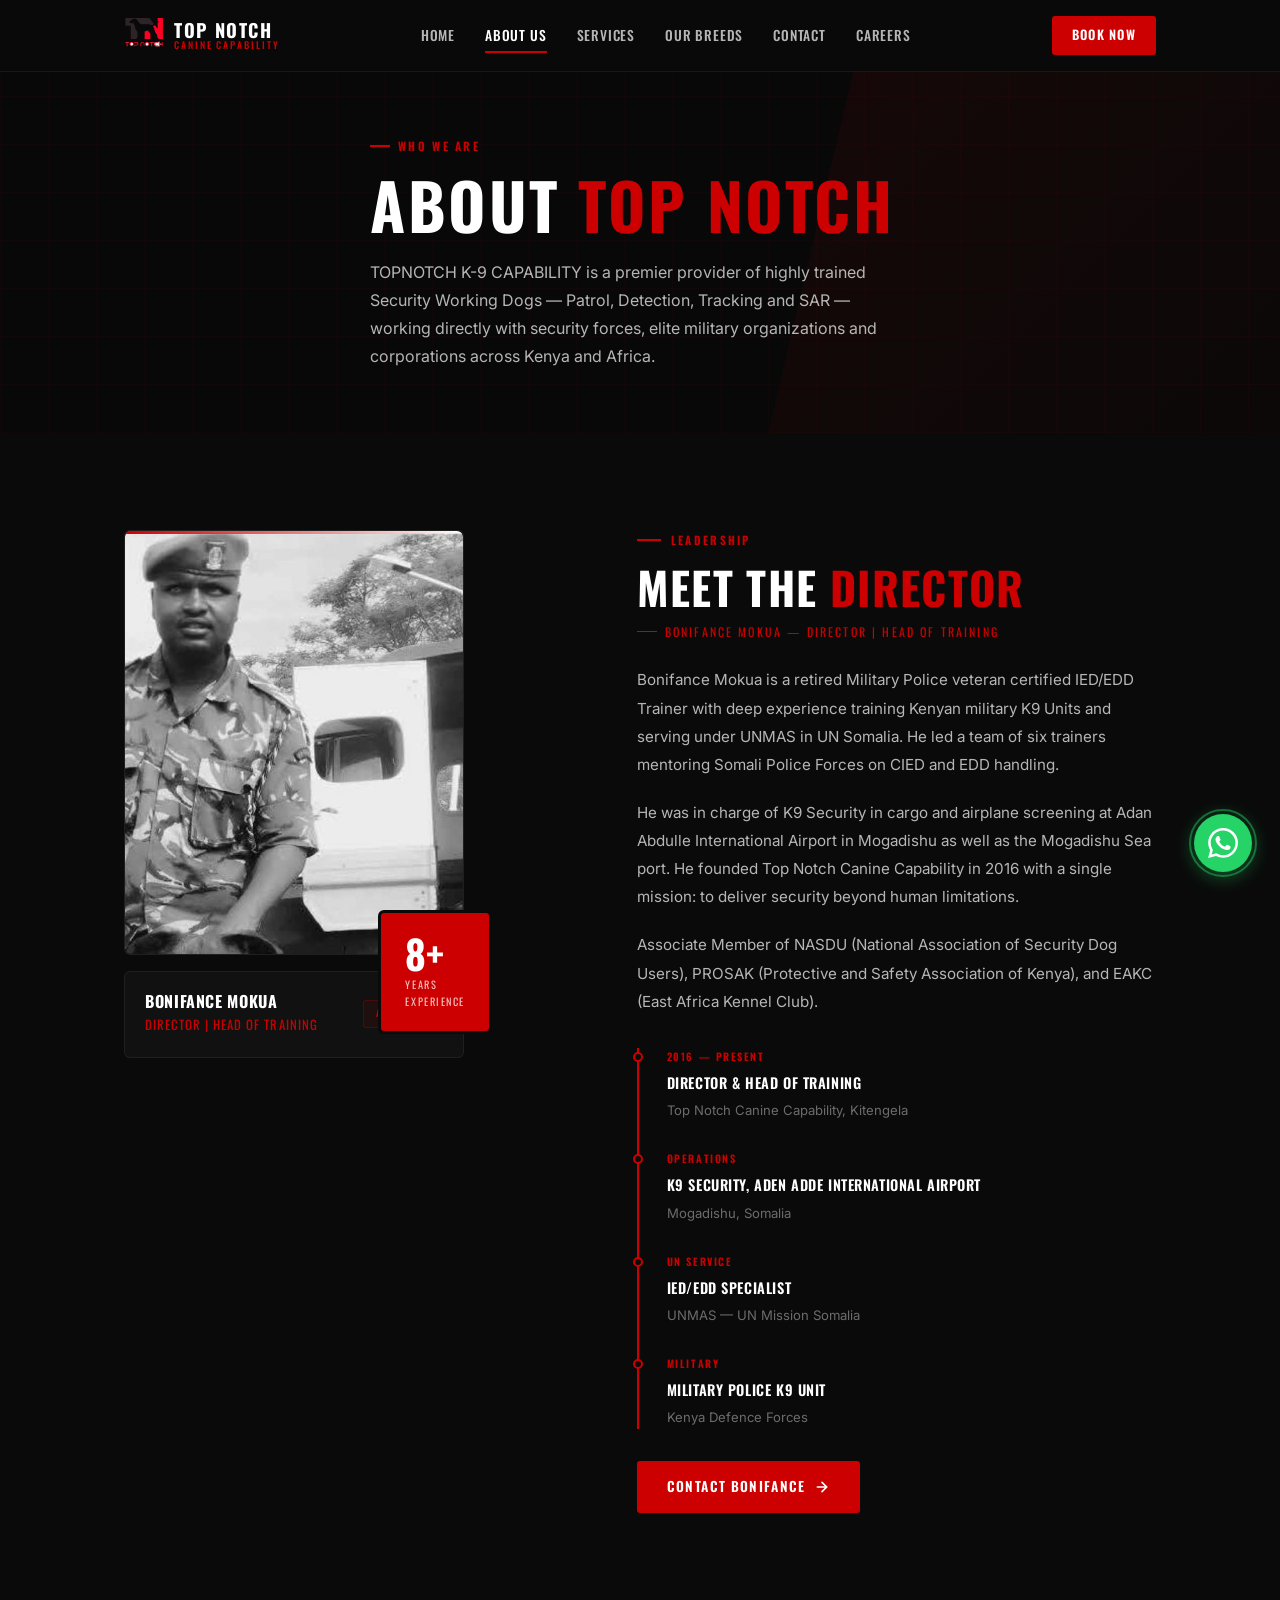
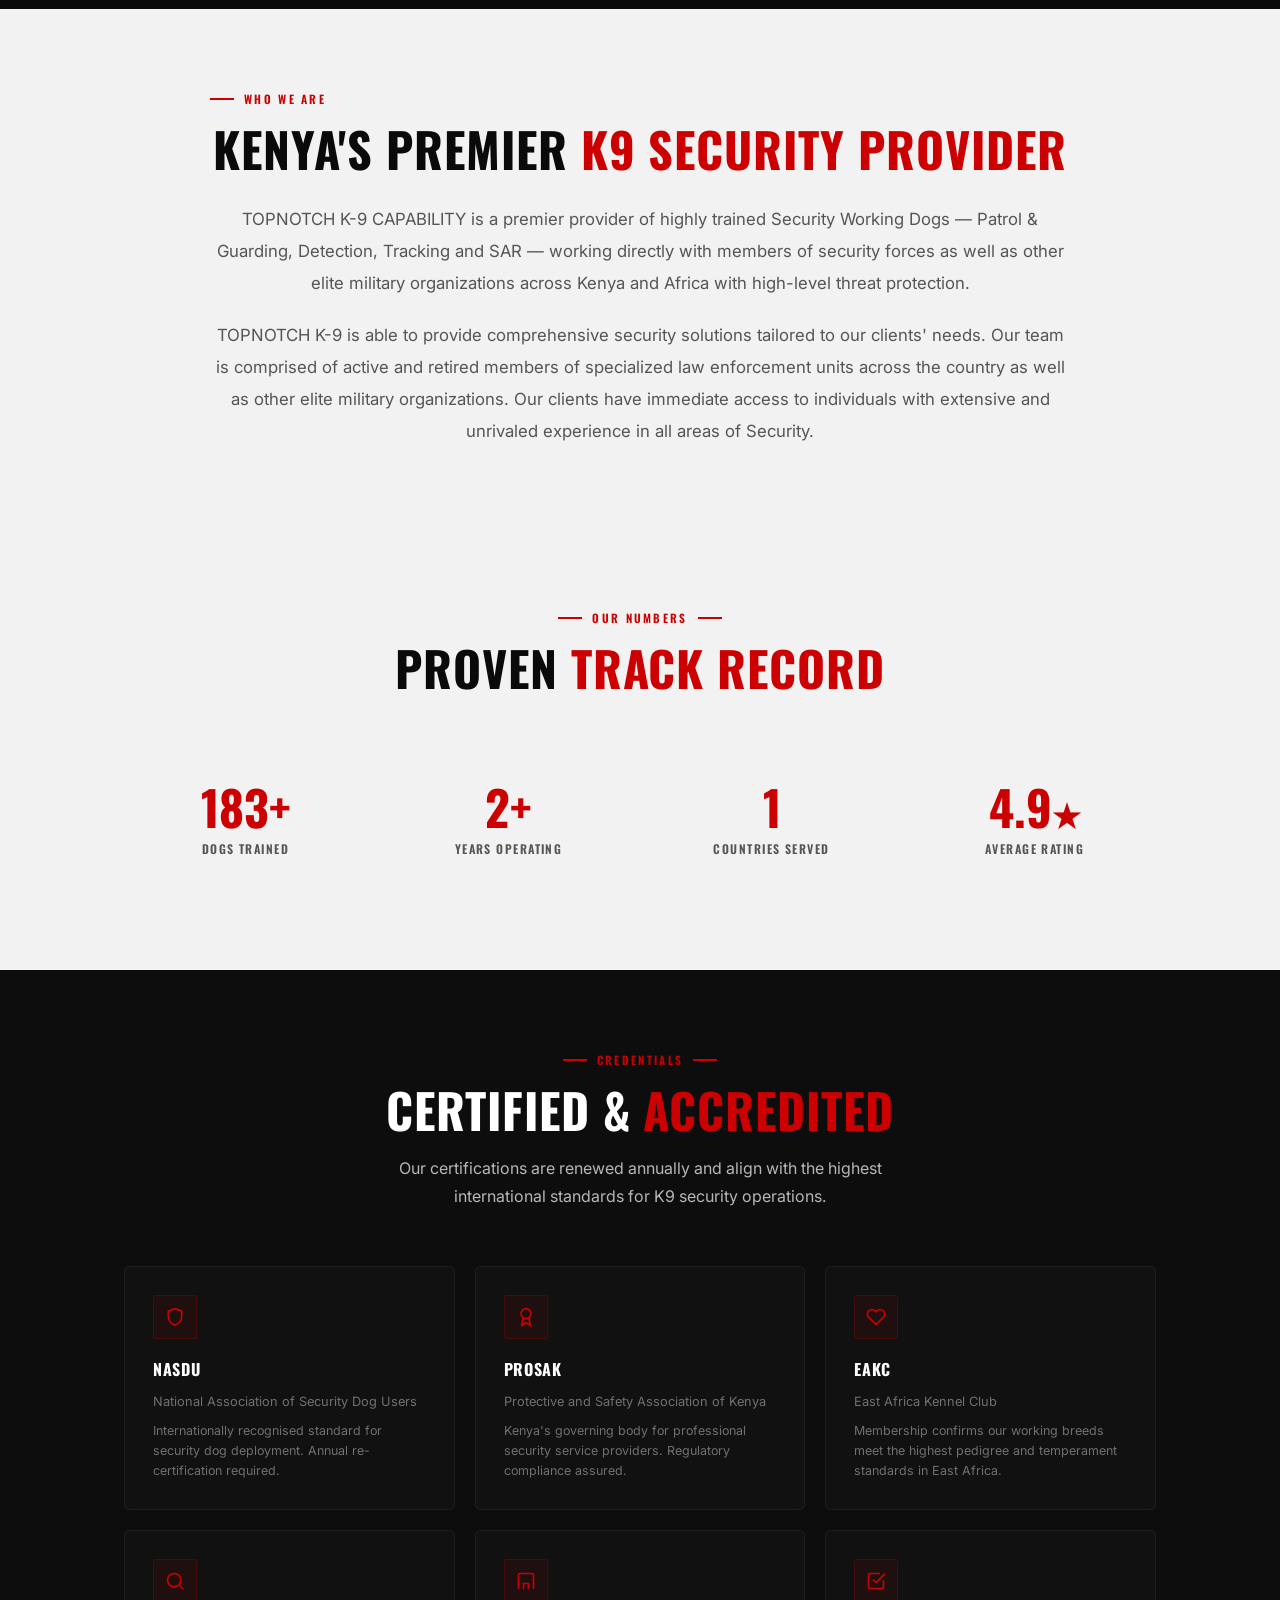
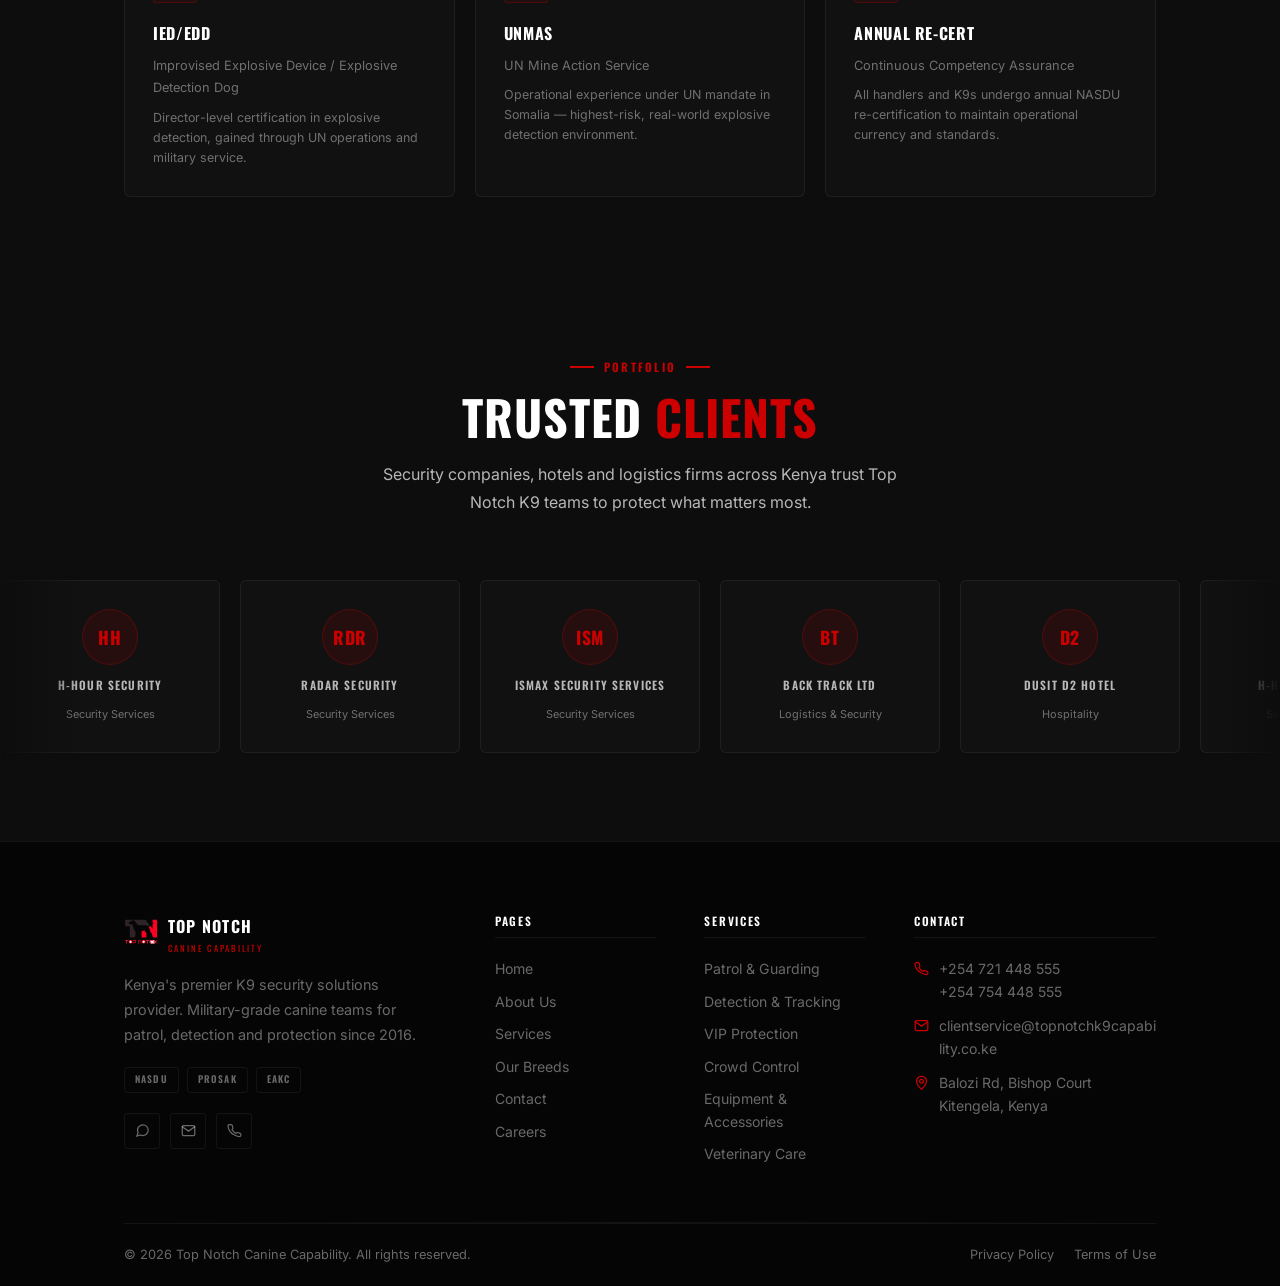
<file: about.html>
<!DOCTYPE html>
<html lang="en">
<head>
  <meta charset="UTF-8"/>
  <meta name="viewport" content="width=device-width, initial-scale=1.0"/>
  <meta name="description" content="About Top Notch Canine Capability — Meet Director Bonifance Mokua, our military-grade certifications, and our journey since 2016."/>
  <title>About Us | Top Notch Canine Capability</title>
  <link rel="canonical" href="https://topnotchk9capability.co.ke/about.html"/>
  <link rel="preconnect" href="https://fonts.googleapis.com"/>
  <link rel="preconnect" href="https://fonts.gstatic.com" crossorigin/>
  <link rel="stylesheet" href="https://fonts.googleapis.com/css2?family=Oswald:wght@400;500;600;700&family=Inter:wght@300;400;500;600;700&display=swap"/>
  <link rel="stylesheet" href="css/style.css"/>
  <style>
    /* ── About page styles ─────────────────── */
    .about-full { padding: 96px 0; background: var(--bg); }
    .about-full-grid { display: grid; grid-template-columns: 1fr 1.2fr; gap: 80px; align-items: start; }
    .bio-img {
      position: sticky; top: calc(var(--nav-h) + 24px);
      max-width: 340px;
      overflow: visible;
    }
    .bio-img-frame {
      aspect-ratio: 4/5; background: var(--bg-card);
      border: 1px solid var(--white-10); border-radius: var(--radius-md);
      overflow: hidden; position: relative;
    }
    .bio-img-frame .site-photo { object-position: top center; }
    .bio-img-frame::before {
      content: '';
      position: absolute; top: 0; left: 0; right: 0; height: 3px;
      background: linear-gradient(90deg, var(--red), transparent);
    }
    .bio-img-placeholder {
      width: 100%; height: 100%;
      display: flex; flex-direction: column; align-items: center; justify-content: center;
      gap: 16px; background: linear-gradient(160deg, #141414, #0a0a0a);
    }
    .bio-img-placeholder svg { width: 80px; height: 80px; stroke: var(--white-10); }
    .bio-img-placeholder span { font-family: var(--font-heading); font-size: 0.7rem; letter-spacing: 0.15em; text-transform: uppercase; color: var(--white-40); }
    .bio-badge-card {
      position: absolute; bottom: 24px; right: -28px; z-index: 4;
      background: var(--red);
      border-radius: var(--radius-md);
      padding: 20px 24px;
      border: 3px solid var(--bg);
    }
    .bio-badge-card .num { font-family: var(--font-heading); font-size: 2.5rem; font-weight: 700; color: var(--white); line-height: 1; }
    .bio-badge-card .lbl { font-family: var(--font-heading); font-size: 0.65rem; letter-spacing: 0.15em; text-transform: uppercase; color: rgba(255,255,255,0.75); margin-top: 4px; }
    .bio-name-card {
      background: var(--bg-card); border: 1px solid var(--white-10);
      border-radius: var(--radius-md); padding: 20px; margin-top: 16px;
      display: flex; align-items: center; justify-content: space-between; gap: 12px;
    }
    .bio-name-card h3 { font-family: var(--font-heading); font-size: 1rem; font-weight: 700; letter-spacing: 0.04em; text-transform: uppercase; color: var(--white); }
    .bio-name-card p { font-size: 0.8rem; color: var(--red); margin-top: 4px; font-family: var(--font-heading); letter-spacing: 0.08em; text-transform: uppercase; }
    .bio-name-card .badge-red { font-size: 0.6rem; }

    .bio-content { space-y: 8; }
    .bio-content h2 { font-family: var(--font-heading); font-size: clamp(2rem, 3.5vw, 2.8rem); font-weight: 700; text-transform: uppercase; letter-spacing: 0.03em; color: var(--white); margin-bottom: 8px; }
    .bio-content h2 span { color: var(--red); }
    .bio-content .role { font-family: var(--font-heading); font-size: 0.75rem; letter-spacing: 0.18em; text-transform: uppercase; color: var(--red); margin-bottom: 24px; display: flex; align-items: center; gap: 8px; }
    .bio-content .role::before { content: ''; width: 20px; height: 1px; background: var(--red); display: block; }
    .bio-para { color: var(--white-70); line-height: 1.85; margin-bottom: 20px; font-size: 0.95rem; }

    .exp-timeline { margin: 32px 0; border-left: 2px solid var(--red); padding-left: 28px; }
    .exp-item { position: relative; margin-bottom: 28px; }
    .exp-item::before {
      content: '';
      position: absolute; left: -34px; top: 4px;
      width: 10px; height: 10px;
      border: 2px solid var(--red); border-radius: 50%;
      background: var(--bg);
    }
    .exp-year { font-family: var(--font-heading); font-size: 0.65rem; font-weight: 600; letter-spacing: 0.15em; text-transform: uppercase; color: var(--red); margin-bottom: 4px; }
    .exp-title { font-family: var(--font-heading); font-size: 0.9rem; font-weight: 600; letter-spacing: 0.04em; text-transform: uppercase; color: var(--white); margin-bottom: 4px; }
    .exp-org { font-size: 0.82rem; color: var(--white-40); }

    .certs-section { padding: 80px 0; background: var(--bg-alt); }
    .certs-grid { display: grid; grid-template-columns: repeat(3, 1fr); gap: 20px; }
    .cert-card {
      background: var(--bg-card); border: 1px solid var(--white-10);
      border-radius: var(--radius-md); padding: 28px;
      transition: border-color var(--transition), transform var(--transition-slow);
    }
    .cert-card:hover { border-color: var(--red-border); transform: translateY(-3px); }
    .cert-icon { width: 44px; height: 44px; background: var(--red-subtle); border: 1px solid var(--red-border); border-radius: var(--radius); display: flex; align-items: center; justify-content: center; margin-bottom: 16px; }
    .cert-icon svg { width: 20px; height: 20px; stroke: var(--red); }
    .cert-name { font-family: var(--font-heading); font-size: 1rem; font-weight: 700; letter-spacing: 0.04em; text-transform: uppercase; color: var(--white); margin-bottom: 8px; }
    .cert-full { font-size: 0.8rem; color: var(--white-40); margin-bottom: 8px; }
    .cert-note { font-size: 0.78rem; color: var(--white-40); line-height: 1.6; }

    .values-section { padding: 80px 0; background: #F2F2F2; }
    .values-section .section-title { color: #0A0A0A; }
    .values-grid { display: grid; grid-template-columns: repeat(4, 1fr); gap: 20px; }
    .value-item { text-align: center; padding: 32px 20px; }
    .value-num { font-family: var(--font-heading); font-size: 3rem; font-weight: 700; color: var(--red); line-height: 1; margin-bottom: 8px; }
    .value-label { font-family: var(--font-heading); font-size: 0.75rem; font-weight: 600; letter-spacing: 0.12em; text-transform: uppercase; color: #555; }

    @media (max-width: 1024px) {
      .about-full-grid { grid-template-columns: 1fr; gap: 40px; }
      .bio-img { position: static; max-width: 380px; overflow: visible; }
      .about-full { padding: 64px 0; }
      .certs-section { padding: 56px 0; }
      .values-section { padding: 56px 0; }
    }
    @media (max-width: 768px) {
      .certs-grid { grid-template-columns: 1fr 1fr; gap: 14px; }
      .values-grid { grid-template-columns: 1fr 1fr; gap: 0; }
      .bio-img { max-width: 100%; }
      .exp-timeline { margin: 24px 0; }
      .bio-content h2 { font-size: clamp(1.6rem, 6vw, 2.2rem); }
      .bio-badge-card { bottom: -16px; right: -8px; padding: 14px 18px; }
      .bio-badge-card .num { font-size: 2rem; }
    }
    @media (max-width: 640px) {
      .about-full { padding: 48px 0; }
      .certs-grid { grid-template-columns: 1fr; }
      .bio-img-frame { aspect-ratio: 4/3; }
      .bio-name-card { flex-direction: column; align-items: flex-start; gap: 8px; }
      .bio-badge-card { bottom: 12px; right: 12px; position: relative; margin-top: 12px; display: inline-block; }
    }
    @media (max-width: 480px) {
      .values-grid { grid-template-columns: 1fr 1fr; }
      .value-num { font-size: 2.5rem; }
      .cert-card { padding: 20px; }
      .about-full { padding: 40px 0; }
      .certs-section { padding: 40px 0; }
      .values-section { padding: 40px 0; }
    }
    @media (max-width: 375px) {
      .cert-name { font-size: 0.9rem; }
      .exp-timeline { padding-left: 20px; }
      .exp-item::before { left: -27px; }
    }
  </style>
</head>
<body>

<!-- NAVBAR -->
<nav id="navbar" aria-label="Main navigation">
  <div class="nav-inner">
    <a href="index.html" class="nav-logo" aria-label="Top Notch Canine Capability — Home">
      <img src="images/logo.svg" alt="" aria-hidden="true">
      <div class="logo-text"><span class="top">TOP NOTCH</span><span class="sub">Canine Capability</span></div>
    </a>
    <ul class="nav-links" role="list">
      <li><a href="index.html">Home</a></li>
      <li><a href="about.html" class="active">About Us</a></li>
      <li><a href="services.html">Services</a></li>
      <li><a href="breeds.html">Our Breeds</a></li>
      <li><a href="contact.html">Contact</a></li>
      <li><a href="contact.html#careers">Careers</a></li>
    </ul>
    <a href="contact.html" class="nav-cta">Book Now</a>
    <button id="hamburger" class="nav-hamburger" aria-label="Toggle navigation" aria-expanded="false" aria-controls="mobile-menu"><span></span><span></span><span></span></button>
  </div>
</nav>
<nav id="mobile-menu" class="nav-mobile" aria-label="Mobile navigation">
  <a href="index.html">Home</a>
  <a href="about.html">About Us</a>
  <a href="services.html">Services</a>
  <a href="breeds.html">Our Breeds</a>
  <a href="contact.html">Contact</a>
  <a href="contact.html#careers">Careers</a>
  <a href="contact.html" class="nav-cta">Book Now</a>
</nav>

<!-- PAGE HERO -->
<section class="page-hero" aria-label="About page hero">
  <div class="hero-slash" aria-hidden="true"></div>
  <div class="container page-hero-inner">
    <p class="page-hero-label">Who We Are</p>
    <h1>About <span>Top Notch</span></h1>
    <p class="page-hero-desc">TOPNOTCH K-9 CAPABILITY is a premier provider of highly trained Security Working Dogs — Patrol, Detection, Tracking and SAR — working directly with security forces, elite military organizations and corporations across Kenya and Africa.</p>
  </div>
</section>

<!-- LEADERSHIP BIO -->
<section class="about-full" aria-label="Leadership profile">
  <div class="container">
    <div class="about-full-grid">
      <div class="bio-img reveal-left">
        <div class="bio-img-frame">
          <img src="images/founder.jpg" alt="Bonifance Mokua, Director and Head of Training — Top Notch Canine Capability" class="site-photo" loading="eager" onload="this.classList.add('loaded')" onerror="this.style.display='none'">
          <div class="bio-img-placeholder" role="img" aria-label="Bonifance Mokua, Director and Head of Training">
            <svg viewBox="0 0 24 24" fill="none" stroke-width="0.8" stroke-linecap="round"><path d="M20 21v-2a4 4 0 0 0-4-4H8a4 4 0 0 0-4 4v2"/><circle cx="12" cy="7" r="4"/></svg>
            <span>Photo — Bonifance Mokua</span>
          </div>
        </div>
        <div class="bio-badge-card" aria-label="8 years of experience">
          <div class="num">8+</div>
          <div class="lbl">Years<br>Experience</div>
        </div>
        <div class="bio-name-card">
          <div>
            <h3>Bonifance Mokua</h3>
            <p>Director | Head of Training</p>
          </div>
          <span class="badge badge-red">Available</span>
        </div>
      </div>

      <div class="bio-content reveal-right">
        <p class="section-label">Leadership</p>
        <h2>Meet the <span>Director</span></h2>
        <p class="role">Bonifance Mokua — Director | Head of Training</p>

        <p class="bio-para">
          Bonifance Mokua is a retired Military Police veteran certified IED/EDD Trainer with deep experience training Kenyan military K9 Units and serving under UNMAS in UN Somalia. He led a team of six trainers mentoring Somali Police Forces on CIED and EDD handling.
        </p>
        <p class="bio-para">
          He was in charge of K9 Security in cargo and airplane screening at Adan Abdulle International Airport in Mogadishu as well as the Mogadishu Sea port. He founded Top Notch Canine Capability in 2016 with a single mission: to deliver security beyond human limitations.
        </p>
        <p class="bio-para">
          Associate Member of NASDU (National Association of Security Dog Users), PROSAK (Protective and Safety Association of Kenya), and EAKC (East Africa Kennel Club).
        </p>

        <div class="exp-timeline" aria-label="Career timeline">
          <div class="exp-item">
            <p class="exp-year">2016 — Present</p>
            <p class="exp-title">Director & Head of Training</p>
            <p class="exp-org">Top Notch Canine Capability, Kitengela</p>
          </div>
          <div class="exp-item">
            <p class="exp-year">Operations</p>
            <p class="exp-title">K9 Security, Aden Adde International Airport</p>
            <p class="exp-org">Mogadishu, Somalia</p>
          </div>
          <div class="exp-item">
            <p class="exp-year">UN Service</p>
            <p class="exp-title">IED/EDD Specialist</p>
            <p class="exp-org">UNMAS — UN Mission Somalia</p>
          </div>
          <div class="exp-item">
            <p class="exp-year">Military</p>
            <p class="exp-title">Military Police K9 Unit</p>
            <p class="exp-org">Kenya Defence Forces</p>
          </div>
        </div>

        <a href="contact.html" class="btn btn-primary">
          Contact Bonifance
          <svg width="16" height="16" viewBox="0 0 24 24" fill="none" stroke="currentColor" stroke-width="2.5" stroke-linecap="round" aria-hidden="true"><path d="M5 12h14M12 5l7 7-7 7"/></svg>
        </a>
      </div>
    </div>
  </div>
</section>

<!-- WHO WE ARE -->
<section class="who-section" aria-label="Who we are">
  <style>
    .who-section { padding: 80px 0; background: #F2F2F2; }
    .who-inner { max-width: 860px; margin: 0 auto; text-align: center; }
    .who-inner .section-title { color: #0A0A0A; }
    .who-inner p:not(.section-label) { color: #555; line-height: 1.9; font-size: 1.05rem; margin-bottom: 20px; }
    .who-inner p:last-child { margin-bottom: 0; }
  </style>
  <div class="container">
    <div class="who-inner reveal">
      <p class="section-label">Who We Are</p>
      <h2 class="section-title" style="margin-bottom: 28px;">Kenya's Premier <span>K9 Security Provider</span></h2>
      <p>TOPNOTCH K-9 CAPABILITY is a premier provider of highly trained Security Working Dogs — Patrol &amp; Guarding, Detection, Tracking and SAR — working directly with members of security forces as well as other elite military organizations across Kenya and Africa with high-level threat protection.</p>
      <p>TOPNOTCH K-9 is able to provide comprehensive security solutions tailored to our clients' needs. Our team is comprised of active and retired members of specialized law enforcement units across the country as well as other elite military organizations. Our clients have immediate access to individuals with extensive and unrivaled experience in all areas of Security.</p>
    </div>
  </div>
</section>


<!-- VALUES / QUICK STATS -->
<section class="values-section" aria-label="Company values">
  <div class="container">
    <div class="section-header centered reveal">
      <p class="section-label">Our Numbers</p>
      <h2 class="section-title">Proven <span>Track Record</span></h2>
    </div>
    <div class="values-grid">
      <div class="value-item reveal delay-1">
        <div class="value-num" data-count="500" data-suffix="+">500+</div>
        <div class="value-label">Dogs Trained</div>
      </div>
      <div class="value-item reveal delay-2">
        <div class="value-num" data-count="8" data-suffix="+">8+</div>
        <div class="value-label">Years Operating</div>
      </div>
      <div class="value-item reveal delay-3">
        <div class="value-num" data-count="3">3</div>
        <div class="value-label">Countries Served</div>
      </div>
      <div class="value-item reveal delay-4">
        <div class="value-num">4.9<span style="font-size:2rem;">★</span></div>
        <div class="value-label">Average Rating</div>
      </div>
    </div>
  </div>
</section>

<!-- CERTIFICATIONS -->
<section class="certs-section" aria-label="Certifications and memberships">
  <div class="container">
    <div class="section-header centered reveal">
      <p class="section-label">Credentials</p>
      <h2 class="section-title">Certified & <span>Accredited</span></h2>
      <p class="section-desc">Our certifications are renewed annually and align with the highest international standards for K9 security operations.</p>
    </div>

    <div class="certs-grid">
      <div class="cert-card reveal delay-1">
        <div class="cert-icon" aria-hidden="true"><svg viewBox="0 0 24 24" fill="none" stroke-width="2" stroke-linecap="round"><path d="M12 22s8-4 8-10V5l-8-3-8 3v7c0 6 8 10 8 10z"/></svg></div>
        <p class="cert-name">NASDU</p>
        <p class="cert-full">National Association of Security Dog Users</p>
        <p class="cert-note">Internationally recognised standard for security dog deployment. Annual re-certification required.</p>
      </div>
      <div class="cert-card reveal delay-2">
        <div class="cert-icon" aria-hidden="true"><svg viewBox="0 0 24 24" fill="none" stroke-width="2" stroke-linecap="round"><circle cx="12" cy="8" r="6"/><path d="M15.477 12.89L17 22l-5-3-5 3 1.523-9.11"/></svg></div>
        <p class="cert-name">PROSAK</p>
        <p class="cert-full">Protective and Safety Association of Kenya</p>
        <p class="cert-note">Kenya's governing body for professional security service providers. Regulatory compliance assured.</p>
      </div>
      <div class="cert-card reveal delay-3">
        <div class="cert-icon" aria-hidden="true"><svg viewBox="0 0 24 24" fill="none" stroke-width="2" stroke-linecap="round"><path d="M20.84 4.61a5.5 5.5 0 0 0-7.78 0L12 5.67l-1.06-1.06a5.5 5.5 0 0 0-7.78 7.78l1.06 1.06L12 21.23l7.78-7.78 1.06-1.06a5.5 5.5 0 0 0 0-7.78z"/></svg></div>
        <p class="cert-name">EAKC</p>
        <p class="cert-full">East Africa Kennel Club</p>
        <p class="cert-note">Membership confirms our working breeds meet the highest pedigree and temperament standards in East Africa.</p>
      </div>
      <div class="cert-card reveal delay-1">
        <div class="cert-icon" aria-hidden="true"><svg viewBox="0 0 24 24" fill="none" stroke-width="2" stroke-linecap="round"><circle cx="11" cy="11" r="8"/><line x1="21" y1="21" x2="16.65" y2="16.65"/></svg></div>
        <p class="cert-name">IED/EDD</p>
        <p class="cert-full">Improvised Explosive Device / Explosive Detection Dog</p>
        <p class="cert-note">Director-level certification in explosive detection, gained through UN operations and military service.</p>
      </div>
      <div class="cert-card reveal delay-2">
        <div class="cert-icon" aria-hidden="true"><svg viewBox="0 0 24 24" fill="none" stroke-width="2" stroke-linecap="round"><path d="M3 21V5a2 2 0 0 1 2-2h14a2 2 0 0 1 2 2v16"/><path d="M9 21v-6h6v6"/></svg></div>
        <p class="cert-name">UNMAS</p>
        <p class="cert-full">UN Mine Action Service</p>
        <p class="cert-note">Operational experience under UN mandate in Somalia — highest-risk, real-world explosive detection environment.</p>
      </div>
      <div class="cert-card reveal delay-3">
        <div class="cert-icon" aria-hidden="true"><svg viewBox="0 0 24 24" fill="none" stroke-width="2" stroke-linecap="round"><polyline points="9 11 12 14 22 4"/><path d="M21 12v7a2 2 0 0 1-2 2H5a2 2 0 0 1-2-2V5a2 2 0 0 1 2-2h11"/></svg></div>
        <p class="cert-name">Annual Re-cert</p>
        <p class="cert-full">Continuous Competency Assurance</p>
        <p class="cert-note">All handlers and K9s undergo annual NASDU re-certification to maintain operational currency and standards.</p>
      </div>
    </div>
  </div>
</section>

<!-- CLIENTS / PORTFOLIO -->
<section class="clients-section" aria-label="Our clients">
  <style>
    .clients-section { padding: 80px 0; background: var(--bg-alt); overflow: hidden; }
    @keyframes marqueeScroll { 0% { transform: translateX(0); } 100% { transform: translateX(-50%); } }
    .clients-ticker-wrap { position: relative; }
    .clients-ticker-wrap::before,
    .clients-ticker-wrap::after {
      content: ''; position: absolute; top: 0; bottom: 0; width: 80px; z-index: 2; pointer-events: none;
    }
    .clients-ticker-wrap::before { left: 0; background: linear-gradient(to right, var(--bg-alt), transparent); }
    .clients-ticker-wrap::after  { right: 0; background: linear-gradient(to left,  var(--bg-alt), transparent); }
    .clients-ticker { display: flex; width: max-content; animation: marqueeScroll 18s linear infinite; gap: 20px; padding: 8px 0; }
    .clients-ticker:hover { animation-play-state: paused; }
    .client-card {
      flex-shrink: 0; width: 220px;
      background: var(--bg-card); border: 1px solid var(--white-10);
      border-radius: var(--radius-md); padding: 28px 24px;
      display: flex; flex-direction: column; align-items: center; gap: 12px;
      transition: border-color 0.25s, transform 0.25s;
      cursor: default;
    }
    .client-card:hover { border-color: var(--red); transform: translateY(-4px); }
    .client-monogram {
      width: 56px; height: 56px; border-radius: 50%;
      background: rgba(204,0,0,0.12); border: 1px solid var(--red-border);
      display: flex; align-items: center; justify-content: center;
      font-family: var(--font-heading); font-size: 1.1rem; font-weight: 700;
      color: var(--red); letter-spacing: 0.05em;
    }
    .client-name {
      font-family: var(--font-heading); font-size: 0.72rem; font-weight: 600;
      letter-spacing: 0.1em; text-transform: uppercase;
      color: var(--white-70); text-align: center; line-height: 1.4;
    }
    .client-type {
      font-size: 0.68rem; color: var(--white-40); text-align: center;
    }
  </style>
  <div class="container">
    <div class="section-header centered reveal">
      <p class="section-label">Portfolio</p>
      <h2 class="section-title">Trusted <span>Clients</span></h2>
      <p class="section-desc">Security companies, hotels and logistics firms across Kenya trust Top Notch K9 teams to protect what matters most.</p>
    </div>
  </div>
  <div class="clients-ticker-wrap" style="margin-top:48px;">
    <div class="clients-ticker" aria-label="Scrolling client list">
      <!-- first set -->
      <div class="client-card">
        <div class="client-monogram">HH</div>
        <p class="client-name">H-Hour Security</p>
        <p class="client-type">Security Services</p>
      </div>
      <div class="client-card">
        <div class="client-monogram">RDR</div>
        <p class="client-name">Radar Security</p>
        <p class="client-type">Security Services</p>
      </div>
      <div class="client-card">
        <div class="client-monogram">ISM</div>
        <p class="client-name">Ismax Security Services</p>
        <p class="client-type">Security Services</p>
      </div>
      <div class="client-card">
        <div class="client-monogram">BT</div>
        <p class="client-name">Back Track Ltd</p>
        <p class="client-type">Logistics &amp; Security</p>
      </div>
      <div class="client-card">
        <div class="client-monogram">D2</div>
        <p class="client-name">Dusit D2 Hotel</p>
        <p class="client-type">Hospitality</p>
      </div>
      <!-- duplicate set for seamless loop -->
      <div class="client-card" aria-hidden="true">
        <div class="client-monogram">HH</div>
        <p class="client-name">H-Hour Security</p>
        <p class="client-type">Security Services</p>
      </div>
      <div class="client-card" aria-hidden="true">
        <div class="client-monogram">RDR</div>
        <p class="client-name">Radar Security</p>
        <p class="client-type">Security Services</p>
      </div>
      <div class="client-card" aria-hidden="true">
        <div class="client-monogram">ISM</div>
        <p class="client-name">Ismax Security Services</p>
        <p class="client-type">Security Services</p>
      </div>
      <div class="client-card" aria-hidden="true">
        <div class="client-monogram">BT</div>
        <p class="client-name">Back Track Ltd</p>
        <p class="client-type">Logistics &amp; Security</p>
      </div>
      <div class="client-card" aria-hidden="true">
        <div class="client-monogram">D2</div>
        <p class="client-name">Dusit D2 Hotel</p>
        <p class="client-type">Hospitality</p>
      </div>
    </div>
  </div>
</section>


<!-- FOOTER -->
<footer id="footer" aria-label="Site footer">
  <div class="container">
    <div class="footer-grid">
      <div class="footer-brand">
        <div class="footer-logo">
          <img src="images/logo.svg" alt="" aria-hidden="true">
          <div class="footer-logo-text"><div class="top">TOP NOTCH</div><div class="sub">Canine Capability</div></div>
        </div>
        <p>Kenya's premier K9 security solutions provider. Military-grade canine teams for patrol, detection and protection since 2016.</p>
        <div class="footer-certs"><span class="footer-cert-badge">NASDU</span><span class="footer-cert-badge">PROSAK</span><span class="footer-cert-badge">EAKC</span></div>
        <div class="footer-socials" aria-label="Social media">
          <a href="https://wa.me/254721448555?text=Hi%20Top%20Notch%20Canine%2C%20I%27m%20interested%20in%20your%20K9%20services." class="footer-social" aria-label="WhatsApp" target="_blank" rel="noopener"><svg viewBox="0 0 24 24" fill="none" stroke="currentColor" stroke-width="2" stroke-linecap="round" aria-hidden="true"><path d="M21 11.5a8.38 8.38 0 0 1-.9 3.8 8.5 8.5 0 0 1-7.6 4.7 8.38 8.38 0 0 1-3.8-.9L3 21l1.9-5.7a8.38 8.38 0 0 1-.9-3.8 8.5 8.5 0 0 1 4.7-7.6 8.38 8.38 0 0 1 3.8-.9h.5a8.48 8.48 0 0 1 8 8v.5z"/></svg></a>
          <a href="mailto:clientservice@topnotchk9capability.co.ke" class="footer-social" aria-label="Email us"><svg viewBox="0 0 24 24" fill="none" stroke="currentColor" stroke-width="2" stroke-linecap="round" aria-hidden="true"><path d="M4 4h16c1.1 0 2 .9 2 2v12c0 1.1-.9 2-2 2H4c-1.1 0-2-.9-2-2V6c0-1.1.9-2 2-2z"/><polyline points="22,6 12,13 2,6"/></svg></a>
          <a href="tel:+254721448555" class="footer-social" aria-label="Call us"><svg viewBox="0 0 24 24" fill="none" stroke="currentColor" stroke-width="2" stroke-linecap="round" aria-hidden="true"><path d="M22 16.92v3a2 2 0 0 1-2.18 2 19.79 19.79 0 0 1-8.63-3.07A19.5 19.5 0 0 1 4.69 13.4 19.79 19.79 0 0 1 1.58 4.84a2 2 0 0 1 1.99-2.18h3a2 2 0 0 1 2 1.72c.13.96.36 1.9.68 2.82a2 2 0 0 1-.45 2.11L7.91 10.4a16 16 0 0 0 6.29 6.29l.91-.91a2 2 0 0 1 2.11-.45c.92.32 1.86.55 2.82.68a2 2 0 0 1 1.72 2z"/></svg></a>
        </div>
      </div>
      <div class="footer-col"><h4>Pages</h4><ul><li><a href="index.html">Home</a></li><li><a href="about.html">About Us</a></li><li><a href="services.html">Services</a></li><li><a href="breeds.html">Our Breeds</a></li><li><a href="contact.html">Contact</a></li><li><a href="contact.html#careers">Careers</a></li></ul></div>
      <div class="footer-col"><h4>Services</h4><ul><li><a href="services.html">Patrol & Guarding</a></li><li><a href="services.html">Detection & Tracking</a></li><li><a href="services.html">VIP Protection</a></li><li><a href="services.html">Crowd Control</a></li><li><a href="services.html">Equipment &amp; Accessories</a></li><li><a href="services.html">Veterinary Care</a></li></ul></div>
      <div class="footer-col"><h4>Contact</h4>
        <div class="footer-contact-item"><svg viewBox="0 0 24 24" fill="none" stroke="currentColor" stroke-width="2" stroke-linecap="round" aria-hidden="true"><path d="M22 16.92v3a2 2 0 0 1-2.18 2 19.79 19.79 0 0 1-8.63-3.07A19.5 19.5 0 0 1 4.69 13.4 19.79 19.79 0 0 1 1.58 4.84a2 2 0 0 1 1.99-2.18h3a2 2 0 0 1 2 1.72c.13.96.36 1.9.68 2.82a2 2 0 0 1-.45 2.11L7.91 10.4a16 16 0 0 0 6.29 6.29l.91-.91a2 2 0 0 1 2.11-.45c.92.32 1.86.55 2.82.68a2 2 0 0 1 1.72 2z"/></svg><span>+254 721 448 555<br>+254 754 448 555</span></div>
        <div class="footer-contact-item"><svg viewBox="0 0 24 24" fill="none" stroke="currentColor" stroke-width="2" stroke-linecap="round" aria-hidden="true"><path d="M4 4h16c1.1 0 2 .9 2 2v12c0 1.1-.9 2-2 2H4c-1.1 0-2-.9-2-2V6c0-1.1.9-2 2-2z"/><polyline points="22,6 12,13 2,6"/></svg><a href="mailto:clientservice@topnotchk9capability.co.ke" style="color:var(--white-40); word-break:break-word;">clientservice@topnotchk9capability.co.ke</a></div>
        <div class="footer-contact-item"><svg viewBox="0 0 24 24" fill="none" stroke="currentColor" stroke-width="2" stroke-linecap="round" aria-hidden="true"><circle cx="12" cy="10" r="3"/><path d="M12 2a8 8 0 0 1 8 8c0 5.25-8 13-8 13S4 15.25 4 10a8 8 0 0 1 8-8z"/></svg><span>Balozi Rd, Bishop Court<br>Kitengela, Kenya</span></div>
      </div>
    </div>
    <div class="divider"></div>
    <div class="footer-bottom"><p>© 2026 Top Notch Canine Capability. All rights reserved.</p><div class="footer-bottom-links"><a href="privacy.html">Privacy Policy</a><a href="terms.html">Terms of Use</a></div></div>
  </div>
</footer>

<script src="js/main.js"></script>

<!-- ═══ FLOATING WHATSAPP BUTTON ═══════════════ -->
<a href="https://wa.me/254721448555?text=Hi%20Top%20Notch%20Canine%2C%20I%27m%20interested%20in%20your%20K9%20security%20services.%20Please%20get%20in%20touch." class="wa-float" aria-label="Chat with us on WhatsApp" target="_blank" rel="noopener noreferrer">
  <div class="wa-float-pulse" aria-hidden="true"></div>
  <svg viewBox="0 0 24 24" xmlns="http://www.w3.org/2000/svg" aria-hidden="true"><path d="M17.472 14.382c-.297-.149-1.758-.867-2.03-.967-.273-.099-.471-.148-.67.15-.197.297-.767.966-.94 1.164-.173.199-.347.223-.644.075-.297-.15-1.255-.463-2.39-1.475-.883-.788-1.48-1.761-1.653-2.059-.173-.297-.018-.458.13-.606.134-.133.298-.347.446-.52.149-.174.198-.298.298-.497.099-.198.05-.371-.025-.52-.075-.149-.669-1.612-.916-2.207-.242-.579-.487-.5-.669-.51-.173-.008-.371-.01-.57-.01-.198 0-.52.074-.792.372-.272.297-1.04 1.016-1.04 2.479 0 1.462 1.065 2.875 1.213 3.074.149.198 2.096 3.2 5.077 4.487.709.306 1.262.489 1.694.625.712.227 1.36.195 1.871.118.571-.085 1.758-.719 2.006-1.413.248-.694.248-1.289.173-1.413-.074-.124-.272-.198-.57-.347m-5.421 7.403h-.004a9.87 9.87 0 01-5.031-1.378l-.361-.214-3.741.982.998-3.648-.235-.374a9.86 9.86 0 01-1.51-5.26c.001-5.45 4.436-9.884 9.888-9.884 2.64 0 5.122 1.03 6.988 2.898a9.825 9.825 0 012.893 6.994c-.003 5.45-4.437 9.884-9.885 9.884m8.413-18.297A11.815 11.815 0 0012.05 0C5.495 0 .16 5.335.157 11.892c0 2.096.547 4.142 1.588 5.945L.057 24l6.305-1.654a11.882 11.882 0 005.683 1.448h.005c6.554 0 11.89-5.335 11.893-11.893a11.821 11.821 0 00-3.48-8.413z"/></svg>
  <span class="wa-float-tooltip">Chat on WhatsApp</span>
</a>
</body>
</html>
</file>
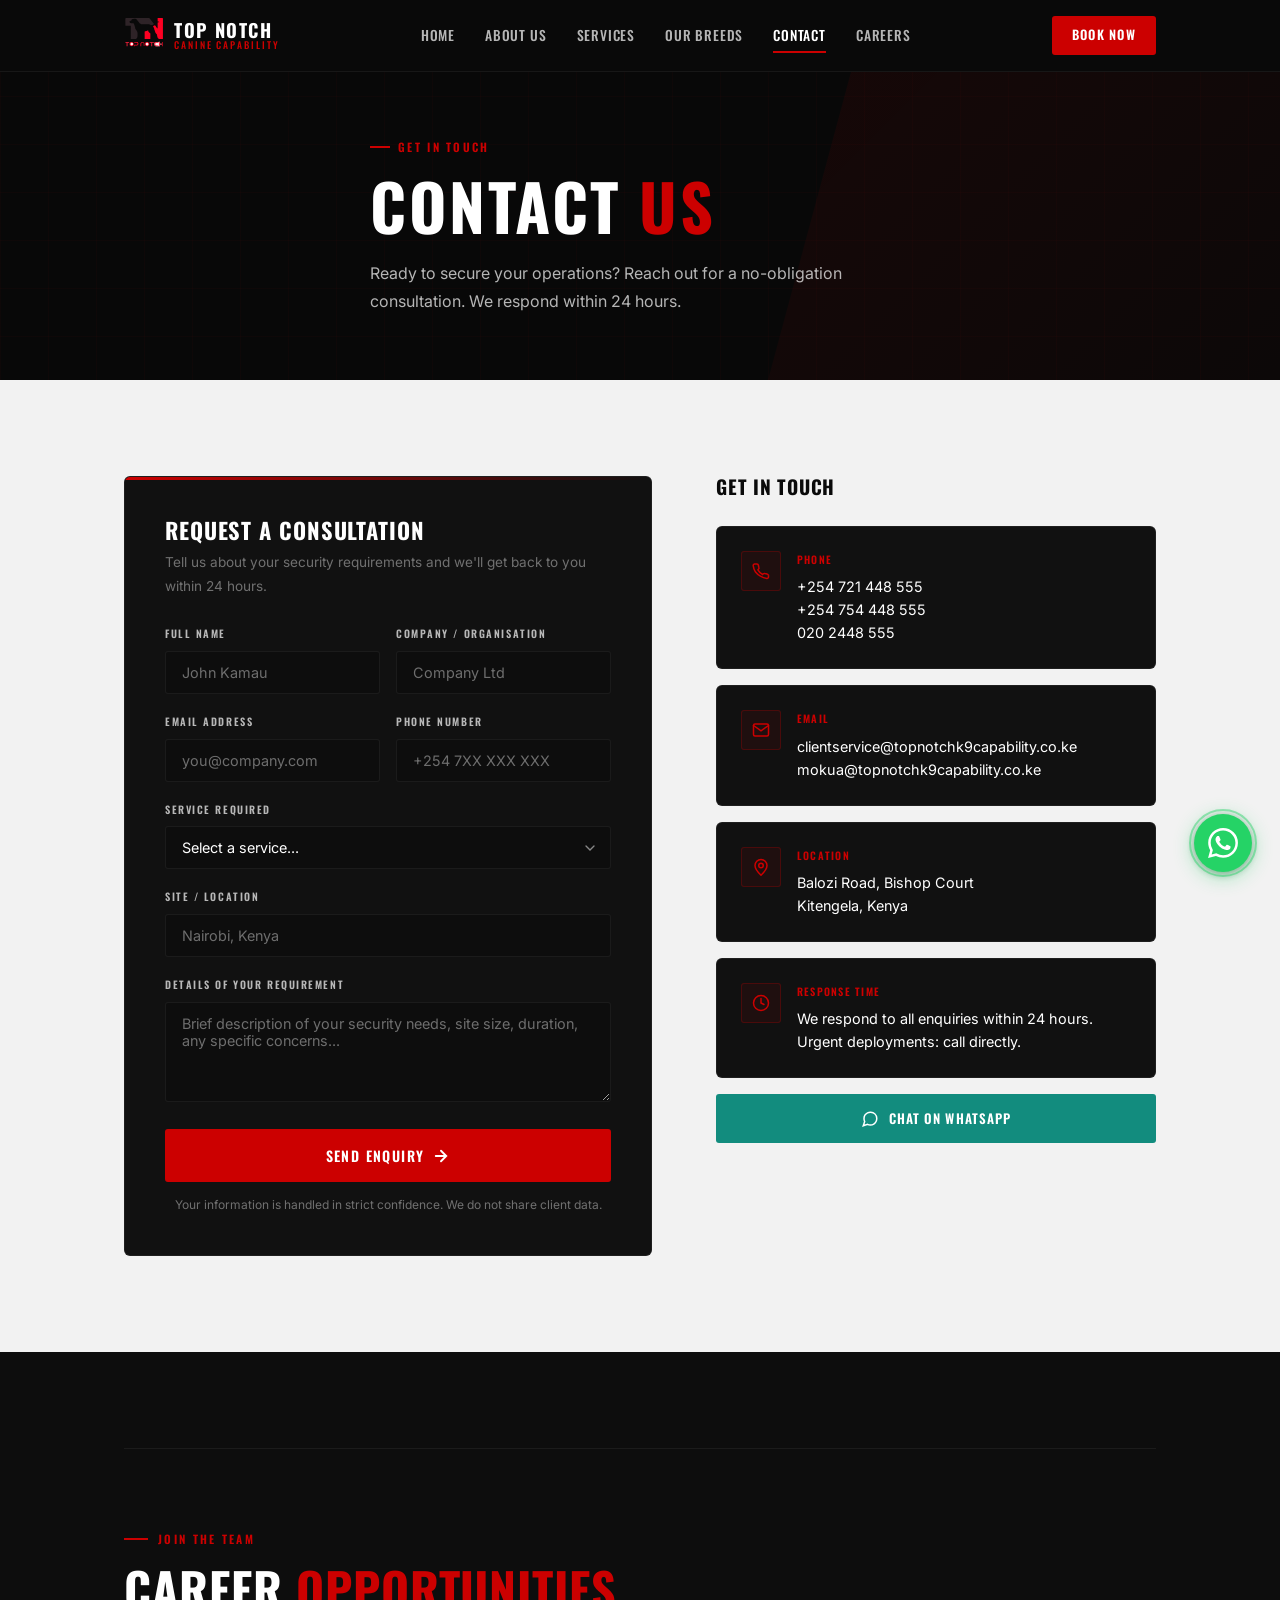
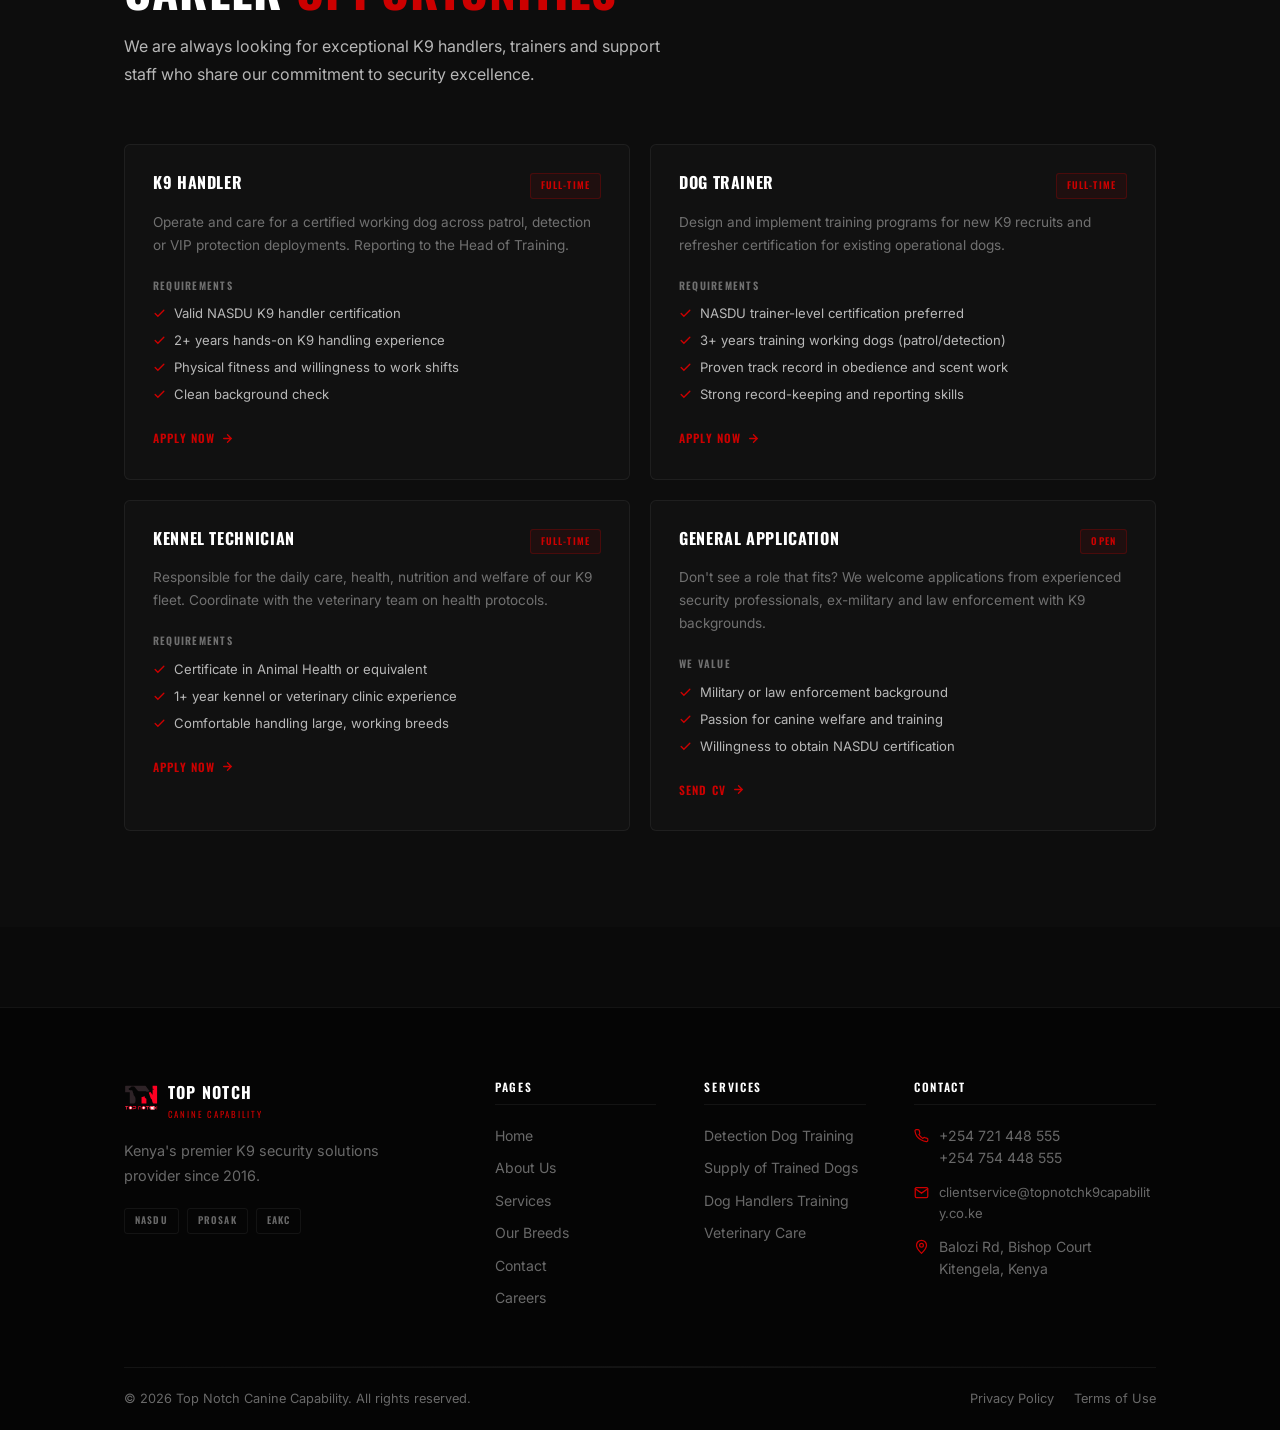
<file: contact.html>
<!DOCTYPE html>
<html lang="en">
<head>
  <meta charset="UTF-8"/>
  <meta name="viewport" content="width=device-width, initial-scale=1.0"/>
  <meta name="description" content="Contact Top Notch Canine Capability — Book a K9 security consultation, call +254 721 448 555, or visit us in Kitengela, Kenya. We also have career opportunities."/>
  <title>Contact & Careers | Top Notch Canine Capability</title>
  <link rel="canonical" href="https://topnotchk9capability.co.ke/contact.html"/>
  <link rel="preconnect" href="https://fonts.googleapis.com"/>
  <link rel="preconnect" href="https://fonts.gstatic.com" crossorigin/>
  <link rel="stylesheet" href="https://fonts.googleapis.com/css2?family=Oswald:wght@400;500;600;700&family=Inter:wght@300;400;500;600;700&display=swap"/>
  <link rel="stylesheet" href="css/style.css"/>
  <style>
    .contact-section { padding: 96px 0; background: #F2F2F2; }
    .contact-grid { display: grid; grid-template-columns: 1.2fr 1fr; gap: 64px; align-items: start; }

    /* Form */
    .contact-form-wrap {
      background: var(--bg-card); border: 1px solid var(--white-10);
      border-radius: var(--radius-md); padding: 40px; position: relative; overflow: hidden;
    }
    .contact-form-wrap::before {
      content: '';
      position: absolute; top: 0; left: 0; right: 0; height: 3px;
      background: linear-gradient(90deg, var(--red), transparent);
    }
    .form-title { font-family: var(--font-heading); font-size: 1.4rem; font-weight: 700; text-transform: uppercase; letter-spacing: 0.04em; color: var(--white); margin-bottom: 8px; }
    .form-sub { font-size: 0.85rem; color: var(--white-40); margin-bottom: 28px; }

    .form-row { display: grid; grid-template-columns: 1fr 1fr; gap: 16px; }
    .form-group { margin-bottom: 20px; }
    .form-group label {
      display: block; font-family: var(--font-heading); font-size: 0.65rem;
      font-weight: 600; letter-spacing: 0.15em; text-transform: uppercase;
      color: var(--white-70); margin-bottom: 8px;
    }
    .form-group input,
    .form-group select,
    .form-group textarea {
      width: 100%;
      background: var(--bg-alt);
      border: 1px solid var(--white-10);
      border-radius: var(--radius);
      padding: 12px 16px;
      font-family: var(--font-body); font-size: 0.9rem;
      color: var(--white);
      outline: none;
      transition: border-color var(--transition), box-shadow var(--transition);
    }
    .form-group input::placeholder,
    .form-group textarea::placeholder { color: var(--white-40); }
    .form-group input:focus,
    .form-group select:focus,
    .form-group textarea:focus {
      border-color: var(--red);
      box-shadow: 0 0 0 3px var(--red-subtle);
    }
    .form-group select { cursor: pointer; appearance: none;
      background-image: url("data:image/svg+xml,%3Csvg width='16' height='16' viewBox='0 0 24 24' fill='none' stroke='%23888' stroke-width='2' stroke-linecap='round' xmlns='http://www.w3.org/2000/svg'%3E%3Cpolyline points='6 9 12 15 18 9'/%3E%3C/svg%3E");
      background-repeat: no-repeat; background-position: right 12px center;
    }
    .form-group select option { background: #111; color: white; }
    .form-group textarea { resize: vertical; min-height: 100px; }
    .form-submit { width: 100%; justify-content: center; font-size: 0.88rem; padding: 14px; }
    .form-note { font-size: 0.75rem; color: var(--white-40); text-align: center; margin-top: 12px; }

    /* Contact info */
    .contact-info { position: sticky; top: calc(var(--nav-h) + 24px); }
    .contact-info h3 { font-family: var(--font-heading); font-size: 1.2rem; font-weight: 700; text-transform: uppercase; letter-spacing: 0.04em; color: #0A0A0A; margin-bottom: 28px; }
    .info-card {
      background: var(--bg-card); border: 1px solid var(--white-10);
      border-radius: var(--radius-md); padding: 24px; margin-bottom: 16px;
      display: flex; gap: 16px; align-items: flex-start;
      transition: border-color var(--transition);
    }
    .info-card:hover { border-color: var(--red-border); }
    .info-icon { width: 40px; height: 40px; background: var(--red-subtle); border: 1px solid var(--red-border); border-radius: var(--radius); display: flex; align-items: center; justify-content: center; flex-shrink: 0; }
    .info-icon svg { width: 18px; height: 18px; stroke: var(--red); }
    .info-label { font-family: var(--font-heading); font-size: 0.65rem; font-weight: 600; letter-spacing: 0.12em; text-transform: uppercase; color: var(--red); margin-bottom: 6px; }
    .info-val { font-size: 0.9rem; color: var(--white); line-height: 1.6; }
    .info-val a { color: var(--white); transition: color var(--transition); }
    .info-val a:hover { color: var(--red); }

    .whatsapp-btn {
      display: flex; align-items: center; gap: 10px;
      background: #128C7E; color: white;
      font-family: var(--font-heading); font-size: 0.82rem; font-weight: 600;
      letter-spacing: 0.08em; text-transform: uppercase;
      padding: 14px 20px; border-radius: var(--radius);
      margin-top: 4px; transition: background var(--transition), transform var(--transition);
      width: 100%; justify-content: center; text-decoration: none;
    }
    .whatsapp-btn:hover { background: #25D366; transform: translateY(-2px); }
    .whatsapp-btn svg { width: 18px; height: 18px; }

    /* Careers */
    #careers { padding: 96px 0; background: var(--bg-alt); }
    .career-cards { display: grid; grid-template-columns: 1fr 1fr; gap: 20px; margin-top: 40px; }
    .career-card {
      background: var(--bg-card); border: 1px solid var(--white-10);
      border-radius: var(--radius-md); padding: 28px; position: relative;
      transition: border-color var(--transition), transform var(--transition-slow);
    }
    .career-card:hover { border-color: var(--red-border); transform: translateY(-3px); }
    .career-header { display: flex; align-items: flex-start; justify-content: space-between; gap: 12px; margin-bottom: 12px; }
    .career-title { font-family: var(--font-heading); font-size: 1rem; font-weight: 700; text-transform: uppercase; letter-spacing: 0.04em; color: var(--white); }
    .career-type { font-family: var(--font-heading); font-size: 0.6rem; font-weight: 600; letter-spacing: 0.12em; text-transform: uppercase; padding: 4px 10px; border-radius: var(--radius); background: var(--red-subtle); border: 1px solid var(--red-border); color: var(--red); white-space: nowrap; }
    .career-desc { font-size: 0.85rem; color: var(--white-40); line-height: 1.7; margin-bottom: 20px; }
    .career-reqs { font-family: var(--font-heading); font-size: 0.65rem; font-weight: 600; letter-spacing: 0.12em; text-transform: uppercase; color: var(--white-40); margin-bottom: 8px; }
    .career-req-list { display: flex; flex-direction: column; gap: 6px; margin-bottom: 20px; }
    .career-req-item { display: flex; align-items: center; gap: 8px; font-size: 0.82rem; color: var(--white-70); }
    .career-req-item svg { width: 13px; height: 13px; stroke: var(--red); flex-shrink: 0; }
    .career-apply {
      display: inline-flex; align-items: center; gap: 6px;
      font-family: var(--font-heading); font-size: 0.72rem; font-weight: 600;
      letter-spacing: 0.1em; text-transform: uppercase;
      color: var(--red); transition: gap var(--transition); cursor: pointer; text-decoration: none;
    }
    .career-apply:hover { gap: 10px; }
    .career-apply svg { width: 13px; height: 13px; }

    @media (max-width: 1024px) {
      .contact-grid { grid-template-columns: 1fr; gap: 40px; }
      .contact-info { position: static; }
      .career-cards { grid-template-columns: 1fr 1fr; }
    }
    @media (max-width: 768px) {
      .contact-section { padding: 64px 0; }
      #careers { padding: 56px 0 64px; }
      .career-cards { grid-template-columns: 1fr; }
    }
    @media (max-width: 640px) {
      .contact-section { padding: 48px 0; }
      #careers { padding: 48px 0 56px; }
      .form-row { grid-template-columns: 1fr; }
      .contact-form-wrap { padding: 24px; }
      .contact-info h3 { margin-bottom: 20px; }
    }
    @media (max-width: 480px) {
      .contact-form-wrap { padding: 20px; }
      .info-card { padding: 18px; gap: 12px; }
      .whatsapp-btn { padding: 12px 16px; font-size: 0.78rem; }
      .career-card { padding: 22px; }
    }
    @media (max-width: 375px) {
      .contact-section { padding: 40px 0; }
      .form-title { font-size: 1.2rem; }
      .contact-form-wrap { padding: 16px; }
      .form-group input, .form-group select, .form-group textarea { padding: 10px 12px; font-size: 0.85rem; }
      .career-title { font-size: 0.92rem; }
      .career-desc { font-size: 0.8rem; }
    }
  </style>
</head>
<body>

<!-- NAVBAR -->
<nav id="navbar" aria-label="Main navigation">
  <div class="nav-inner">
    <a href="index.html" class="nav-logo" aria-label="Top Notch Canine Capability — Home">
      <img src="images/logo.svg" alt="" aria-hidden="true">
      <div class="logo-text"><span class="top">TOP NOTCH</span><span class="sub">Canine Capability</span></div>
    </a>
    <ul class="nav-links" role="list">
      <li><a href="index.html">Home</a></li><li><a href="about.html">About Us</a></li><li><a href="services.html">Services</a></li><li><a href="breeds.html">Our Breeds</a></li><li><a href="contact.html" class="active">Contact</a></li><li><a href="#careers">Careers</a></li>
    </ul>
    <a href="#contact-form" class="nav-cta">Book Now</a>
    <button id="hamburger" class="nav-hamburger" aria-label="Toggle navigation" aria-expanded="false" aria-controls="mobile-menu"><span></span><span></span><span></span></button>
  </div>
</nav>
<nav id="mobile-menu" class="nav-mobile" aria-label="Mobile navigation">
  <a href="index.html">Home</a><a href="about.html">About Us</a><a href="services.html">Services</a><a href="breeds.html">Our Breeds</a><a href="contact.html">Contact</a><a href="#careers">Careers</a><a href="#contact-form" class="nav-cta">Book Now</a>
</nav>

<!-- PAGE HERO -->
<section class="page-hero" aria-label="Contact page hero">
  <div class="hero-slash" aria-hidden="true"></div>
  <div class="container page-hero-inner">
    <p class="page-hero-label">Get In Touch</p>
    <h1>Contact <span>Us</span></h1>
    <p class="page-hero-desc">Ready to secure your operations? Reach out for a no-obligation consultation. We respond within 24 hours.</p>
  </div>
</section>

<!-- CONTACT SECTION -->
<section class="contact-section" id="contact-form-section" aria-label="Contact form and information">
  <div class="container">
    <div class="contact-grid">

      <!-- Form -->
      <div class="reveal-left">
        <div class="contact-form-wrap">
          <h2 class="form-title">Request a Consultation</h2>
          <p class="form-sub">Tell us about your security requirements and we'll get back to you within 24 hours.</p>

          <form id="contact-form" action="https://api.web3forms.com/submit" method="POST" novalidate aria-label="Contact and booking form">
            <!-- Web3Forms — get your free access key at web3forms.com then replace the value below -->
            <input type="hidden" name="access_key" value="YOUR_ACCESS_KEY_HERE"/>
            <input type="hidden" name="subject" value="New K9 Enquiry — Top Notch Canine Capability"/>
            <input type="hidden" name="from_name" value="Top Notch Website"/>
            <input type="hidden" name="redirect" value="false"/>
            <div class="form-row">
              <div class="form-group">
                <label for="f-name">Full Name</label>
                <input id="f-name" type="text" name="name" autocomplete="name" placeholder="John Kamau" required/>
              </div>
              <div class="form-group">
                <label for="f-company">Company / Organisation</label>
                <input id="f-company" type="text" name="company" placeholder="Company Ltd"/>
              </div>
            </div>
            <div class="form-row">
              <div class="form-group">
                <label for="f-email">Email Address</label>
                <input id="f-email" type="email" name="email" autocomplete="email" placeholder="you@company.com" required/>
              </div>
              <div class="form-group">
                <label for="f-phone">Phone Number</label>
                <input id="f-phone" type="tel" name="phone" autocomplete="tel" placeholder="+254 7XX XXX XXX"/>
              </div>
            </div>
            <div class="form-group">
              <label for="f-service">Service Required</label>
              <select id="f-service" name="service">
                <option value="">Select a service...</option>
                <option>Detection Dog Training (Narcotics &amp; Explosives)</option>
                <option>Supply of Highly Trained Dogs</option>
                <option>Dog Handler Training</option>
                <option>Veterinary Care</option>
                <option>Equipment &amp; Accessories</option>
                <option>K9 Consultation</option>
                <option>Other / Not Sure</option>
              </select>
            </div>
            <div class="form-group">
              <label for="f-location">Site / Location</label>
              <input id="f-location" type="text" name="location" placeholder="Nairobi, Kenya"/>
            </div>
            <div class="form-group">
              <label for="f-message">Details of Your Requirement</label>
              <textarea id="f-message" name="message" rows="4" placeholder="Brief description of your security needs, site size, duration, any specific concerns..."></textarea>
            </div>

            <button type="submit" class="btn btn-primary form-submit">
              Send Enquiry
              <svg width="18" height="18" viewBox="0 0 24 24" fill="none" stroke="currentColor" stroke-width="2.5" stroke-linecap="round" aria-hidden="true"><path d="M5 12h14M12 5l7 7-7 7"/></svg>
            </button>
            <p class="form-note">Your information is handled in strict confidence. We do not share client data.</p>
          </form>
        </div>
      </div>

      <!-- Contact info -->
      <div class="contact-info reveal-right">
        <h3>Get In Touch</h3>

        <div class="info-card">
          <div class="info-icon" aria-hidden="true"><svg viewBox="0 0 24 24" fill="none" stroke-width="2" stroke-linecap="round"><path d="M22 16.92v3a2 2 0 0 1-2.18 2 19.79 19.79 0 0 1-8.63-3.07A19.5 19.5 0 0 1 4.69 13.4 19.79 19.79 0 0 1 1.58 4.84a2 2 0 0 1 1.99-2.18h3a2 2 0 0 1 2 1.72c.13.96.36 1.9.68 2.82a2 2 0 0 1-.45 2.11L7.91 10.4a16 16 0 0 0 6.29 6.29l.91-.91a2 2 0 0 1 2.11-.45c.92.32 1.86.55 2.82.68a2 2 0 0 1 1.72 2z"/></svg></div>
          <div>
            <p class="info-label">Phone</p>
            <p class="info-val">
              <a href="tel:+254721448555">+254 721 448 555</a><br>
              <a href="tel:+254754448555">+254 754 448 555</a><br>
              <a href="tel:+254202448555">020 2448 555</a>
            </p>
          </div>
        </div>

        <div class="info-card">
          <div class="info-icon" aria-hidden="true"><svg viewBox="0 0 24 24" fill="none" stroke-width="2" stroke-linecap="round"><path d="M4 4h16c1.1 0 2 .9 2 2v12c0 1.1-.9 2-2 2H4c-1.1 0-2-.9-2-2V6c0-1.1.9-2 2-2z"/><polyline points="22,6 12,13 2,6"/></svg></div>
          <div>
            <p class="info-label">Email</p>
            <p class="info-val">
              <a href="mailto:clientservice@topnotchk9capability.co.ke">clientservice@topnotchk9capability.co.ke</a><br>
              <a href="mailto:mokua@topnotchk9capability.co.ke">mokua@topnotchk9capability.co.ke</a>
            </p>
          </div>
        </div>

        <div class="info-card">
          <div class="info-icon" aria-hidden="true"><svg viewBox="0 0 24 24" fill="none" stroke-width="2" stroke-linecap="round"><circle cx="12" cy="10" r="3"/><path d="M12 2a8 8 0 0 1 8 8c0 5.25-8 13-8 13S4 15.25 4 10a8 8 0 0 1 8-8z"/></svg></div>
          <div>
            <p class="info-label">Location</p>
            <p class="info-val">Balozi Road, Bishop Court<br>Kitengela, Kenya</p>
          </div>
        </div>

        <div class="info-card">
          <div class="info-icon" aria-hidden="true"><svg viewBox="0 0 24 24" fill="none" stroke-width="2" stroke-linecap="round"><circle cx="12" cy="12" r="10"/><polyline points="12 6 12 12 16 14"/></svg></div>
          <div>
            <p class="info-label">Response Time</p>
            <p class="info-val">We respond to all enquiries within 24 hours. Urgent deployments: call directly.</p>
          </div>
        </div>

        <a href="https://wa.me/254721448555" class="whatsapp-btn" aria-label="Chat on WhatsApp">
          <svg viewBox="0 0 24 24" fill="none" stroke="currentColor" stroke-width="2" stroke-linecap="round" aria-hidden="true"><path d="M21 11.5a8.38 8.38 0 0 1-.9 3.8 8.5 8.5 0 0 1-7.6 4.7 8.38 8.38 0 0 1-3.8-.9L3 21l1.9-5.7a8.38 8.38 0 0 1-.9-3.8 8.5 8.5 0 0 1 4.7-7.6 8.38 8.38 0 0 1 3.8-.9h.5a8.48 8.48 0 0 1 8 8v.5z"/></svg>
          Chat on WhatsApp
        </a>
      </div>

    </div>
  </div>
</section>

<!-- CAREERS -->
<section id="careers" aria-label="Career opportunities">
  <div class="container" style="padding-top:0;">
    <div class="section-header reveal" style="padding-top:80px; border-top:1px solid var(--white-10);">
      <p class="section-label">Join the Team</p>
      <h2 class="section-title">Career <span>Opportunities</span></h2>
      <p class="section-desc">We are always looking for exceptional K9 handlers, trainers and support staff who share our commitment to security excellence.</p>
    </div>

    <div class="career-cards">
      <div class="career-card reveal delay-1">
        <div class="career-header">
          <h3 class="career-title">K9 Handler</h3>
          <span class="career-type">Full-Time</span>
        </div>
        <p class="career-desc">Operate and care for a certified working dog across patrol, detection or VIP protection deployments. Reporting to the Head of Training.</p>
        <p class="career-reqs">Requirements</p>
        <div class="career-req-list">
          <div class="career-req-item"><svg viewBox="0 0 24 24" fill="none" stroke-width="2.5" stroke-linecap="round" aria-hidden="true"><polyline points="20 6 9 17 4 12"/></svg>Valid NASDU K9 handler certification</div>
          <div class="career-req-item"><svg viewBox="0 0 24 24" fill="none" stroke-width="2.5" stroke-linecap="round" aria-hidden="true"><polyline points="20 6 9 17 4 12"/></svg>2+ years hands-on K9 handling experience</div>
          <div class="career-req-item"><svg viewBox="0 0 24 24" fill="none" stroke-width="2.5" stroke-linecap="round" aria-hidden="true"><polyline points="20 6 9 17 4 12"/></svg>Physical fitness and willingness to work shifts</div>
          <div class="career-req-item"><svg viewBox="0 0 24 24" fill="none" stroke-width="2.5" stroke-linecap="round" aria-hidden="true"><polyline points="20 6 9 17 4 12"/></svg>Clean background check</div>
        </div>
        <a href="mailto:clientservice@topnotchk9capability.co.ke?subject=Application: K9 Handler" class="career-apply">
          Apply Now
          <svg viewBox="0 0 24 24" fill="none" stroke="currentColor" stroke-width="2.5" stroke-linecap="round" aria-hidden="true"><path d="M5 12h14M12 5l7 7-7 7"/></svg>
        </a>
      </div>

      <div class="career-card reveal delay-2">
        <div class="career-header">
          <h3 class="career-title">Dog Trainer</h3>
          <span class="career-type">Full-Time</span>
        </div>
        <p class="career-desc">Design and implement training programs for new K9 recruits and refresher certification for existing operational dogs.</p>
        <p class="career-reqs">Requirements</p>
        <div class="career-req-list">
          <div class="career-req-item"><svg viewBox="0 0 24 24" fill="none" stroke-width="2.5" stroke-linecap="round" aria-hidden="true"><polyline points="20 6 9 17 4 12"/></svg>NASDU trainer-level certification preferred</div>
          <div class="career-req-item"><svg viewBox="0 0 24 24" fill="none" stroke-width="2.5" stroke-linecap="round" aria-hidden="true"><polyline points="20 6 9 17 4 12"/></svg>3+ years training working dogs (patrol/detection)</div>
          <div class="career-req-item"><svg viewBox="0 0 24 24" fill="none" stroke-width="2.5" stroke-linecap="round" aria-hidden="true"><polyline points="20 6 9 17 4 12"/></svg>Proven track record in obedience and scent work</div>
          <div class="career-req-item"><svg viewBox="0 0 24 24" fill="none" stroke-width="2.5" stroke-linecap="round" aria-hidden="true"><polyline points="20 6 9 17 4 12"/></svg>Strong record-keeping and reporting skills</div>
        </div>
        <a href="mailto:clientservice@topnotchk9capability.co.ke?subject=Application: Dog Trainer" class="career-apply">
          Apply Now
          <svg viewBox="0 0 24 24" fill="none" stroke="currentColor" stroke-width="2.5" stroke-linecap="round" aria-hidden="true"><path d="M5 12h14M12 5l7 7-7 7"/></svg>
        </a>
      </div>

      <div class="career-card reveal delay-3">
        <div class="career-header">
          <h3 class="career-title">Kennel Technician</h3>
          <span class="career-type">Full-Time</span>
        </div>
        <p class="career-desc">Responsible for the daily care, health, nutrition and welfare of our K9 fleet. Coordinate with the veterinary team on health protocols.</p>
        <p class="career-reqs">Requirements</p>
        <div class="career-req-list">
          <div class="career-req-item"><svg viewBox="0 0 24 24" fill="none" stroke-width="2.5" stroke-linecap="round" aria-hidden="true"><polyline points="20 6 9 17 4 12"/></svg>Certificate in Animal Health or equivalent</div>
          <div class="career-req-item"><svg viewBox="0 0 24 24" fill="none" stroke-width="2.5" stroke-linecap="round" aria-hidden="true"><polyline points="20 6 9 17 4 12"/></svg>1+ year kennel or veterinary clinic experience</div>
          <div class="career-req-item"><svg viewBox="0 0 24 24" fill="none" stroke-width="2.5" stroke-linecap="round" aria-hidden="true"><polyline points="20 6 9 17 4 12"/></svg>Comfortable handling large, working breeds</div>
        </div>
        <a href="mailto:clientservice@topnotchk9capability.co.ke?subject=Application: Kennel Technician" class="career-apply">
          Apply Now
          <svg viewBox="0 0 24 24" fill="none" stroke="currentColor" stroke-width="2.5" stroke-linecap="round" aria-hidden="true"><path d="M5 12h14M12 5l7 7-7 7"/></svg>
        </a>
      </div>

      <div class="career-card reveal delay-4">
        <div class="career-header">
          <h3 class="career-title">General Application</h3>
          <span class="career-type">Open</span>
        </div>
        <p class="career-desc">Don't see a role that fits? We welcome applications from experienced security professionals, ex-military and law enforcement with K9 backgrounds.</p>
        <p class="career-reqs">We value</p>
        <div class="career-req-list">
          <div class="career-req-item"><svg viewBox="0 0 24 24" fill="none" stroke-width="2.5" stroke-linecap="round" aria-hidden="true"><polyline points="20 6 9 17 4 12"/></svg>Military or law enforcement background</div>
          <div class="career-req-item"><svg viewBox="0 0 24 24" fill="none" stroke-width="2.5" stroke-linecap="round" aria-hidden="true"><polyline points="20 6 9 17 4 12"/></svg>Passion for canine welfare and training</div>
          <div class="career-req-item"><svg viewBox="0 0 24 24" fill="none" stroke-width="2.5" stroke-linecap="round" aria-hidden="true"><polyline points="20 6 9 17 4 12"/></svg>Willingness to obtain NASDU certification</div>
        </div>
        <a href="mailto:clientservice@topnotchk9capability.co.ke?subject=General Application" class="career-apply">
          Send CV
          <svg viewBox="0 0 24 24" fill="none" stroke="currentColor" stroke-width="2.5" stroke-linecap="round" aria-hidden="true"><path d="M5 12h14M12 5l7 7-7 7"/></svg>
        </a>
      </div>
    </div>
  </div>
</section>

<!-- FOOTER -->
<footer id="footer" style="margin-top:80px;" aria-label="Site footer">
  <div class="container">
    <div class="footer-grid">
      <div class="footer-brand"><div class="footer-logo"><img src="images/logo.svg" alt="" aria-hidden="true"><div class="footer-logo-text"><div class="top">TOP NOTCH</div><div class="sub">Canine Capability</div></div></div><p>Kenya's premier K9 security solutions provider since 2016.</p><div class="footer-certs"><span class="footer-cert-badge">NASDU</span><span class="footer-cert-badge">PROSAK</span><span class="footer-cert-badge">EAKC</span></div></div>
      <div class="footer-col"><h4>Pages</h4><ul><li><a href="index.html">Home</a></li><li><a href="about.html">About Us</a></li><li><a href="services.html">Services</a></li><li><a href="breeds.html">Our Breeds</a></li><li><a href="contact.html">Contact</a></li><li><a href="#careers">Careers</a></li></ul></div>
      <div class="footer-col"><h4>Services</h4><ul><li><a href="services.html">Detection Dog Training</a></li><li><a href="services.html">Supply of Trained Dogs</a></li><li><a href="services.html">Dog Handlers Training</a></li><li><a href="services.html">Veterinary Care</a></li></ul></div>
      <div class="footer-col"><h4>Contact</h4>
        <div class="footer-contact-item"><svg viewBox="0 0 24 24" fill="none" stroke="currentColor" stroke-width="2" stroke-linecap="round" aria-hidden="true"><path d="M22 16.92v3a2 2 0 0 1-2.18 2 19.79 19.79 0 0 1-8.63-3.07A19.5 19.5 0 0 1 4.69 13.4 19.79 19.79 0 0 1 1.58 4.84a2 2 0 0 1 1.99-2.18h3a2 2 0 0 1 2 1.72c.13.96.36 1.9.68 2.82a2 2 0 0 1-.45 2.11L7.91 10.4a16 16 0 0 0 6.29 6.29l.91-.91a2 2 0 0 1 2.11-.45c.92.32 1.86.55 2.82.68a2 2 0 0 1 1.72 2z"/></svg><span>+254 721 448 555<br>+254 754 448 555</span></div>
        <div class="footer-contact-item"><svg viewBox="0 0 24 24" fill="none" stroke="currentColor" stroke-width="2" stroke-linecap="round" aria-hidden="true"><path d="M4 4h16c1.1 0 2 .9 2 2v12c0 1.1-.9 2-2 2H4c-1.1 0-2-.9-2-2V6c0-1.1.9-2 2-2z"/><polyline points="22,6 12,13 2,6"/></svg><a href="mailto:clientservice@topnotchk9capability.co.ke" style="color:var(--white-40); word-break:break-word; font-size:0.82rem;">clientservice@topnotchk9capability.co.ke</a></div>
        <div class="footer-contact-item"><svg viewBox="0 0 24 24" fill="none" stroke="currentColor" stroke-width="2" stroke-linecap="round" aria-hidden="true"><circle cx="12" cy="10" r="3"/><path d="M12 2a8 8 0 0 1 8 8c0 5.25-8 13-8 13S4 15.25 4 10a8 8 0 0 1 8-8z"/></svg><span>Balozi Rd, Bishop Court<br>Kitengela, Kenya</span></div>
      </div>
    </div>
    <div class="divider"></div>
    <div class="footer-bottom"><p>© 2026 Top Notch Canine Capability. All rights reserved.</p><div class="footer-bottom-links"><a href="privacy.html">Privacy Policy</a><a href="terms.html">Terms of Use</a></div></div>
  </div>
</footer>
<script src="js/main.js"></script>

<!-- ═══ FLOATING WHATSAPP BUTTON ═══════════════ -->
<a href="https://wa.me/254721448555?text=Hi%20Top%20Notch%20Canine%2C%20I%27m%20interested%20in%20your%20K9%20security%20services.%20Please%20get%20in%20touch." class="wa-float" aria-label="Chat with us on WhatsApp" target="_blank" rel="noopener noreferrer">
  <div class="wa-float-pulse" aria-hidden="true"></div>
  <svg viewBox="0 0 24 24" xmlns="http://www.w3.org/2000/svg" aria-hidden="true"><path d="M17.472 14.382c-.297-.149-1.758-.867-2.03-.967-.273-.099-.471-.148-.67.15-.197.297-.767.966-.94 1.164-.173.199-.347.223-.644.075-.297-.15-1.255-.463-2.39-1.475-.883-.788-1.48-1.761-1.653-2.059-.173-.297-.018-.458.13-.606.134-.133.298-.347.446-.52.149-.174.198-.298.298-.497.099-.198.05-.371-.025-.52-.075-.149-.669-1.612-.916-2.207-.242-.579-.487-.5-.669-.51-.173-.008-.371-.01-.57-.01-.198 0-.52.074-.792.372-.272.297-1.04 1.016-1.04 2.479 0 1.462 1.065 2.875 1.213 3.074.149.198 2.096 3.2 5.077 4.487.709.306 1.262.489 1.694.625.712.227 1.36.195 1.871.118.571-.085 1.758-.719 2.006-1.413.248-.694.248-1.289.173-1.413-.074-.124-.272-.198-.57-.347m-5.421 7.403h-.004a9.87 9.87 0 01-5.031-1.378l-.361-.214-3.741.982.998-3.648-.235-.374a9.86 9.86 0 01-1.51-5.26c.001-5.45 4.436-9.884 9.888-9.884 2.64 0 5.122 1.03 6.988 2.898a9.825 9.825 0 012.893 6.994c-.003 5.45-4.437 9.884-9.885 9.884m8.413-18.297A11.815 11.815 0 0012.05 0C5.495 0 .16 5.335.157 11.892c0 2.096.547 4.142 1.588 5.945L.057 24l6.305-1.654a11.882 11.882 0 005.683 1.448h.005c6.554 0 11.89-5.335 11.893-11.893a11.821 11.821 0 00-3.48-8.413z"/></svg>
  <span class="wa-float-tooltip">Chat on WhatsApp</span>
</a>
</body>
</html>
</file>
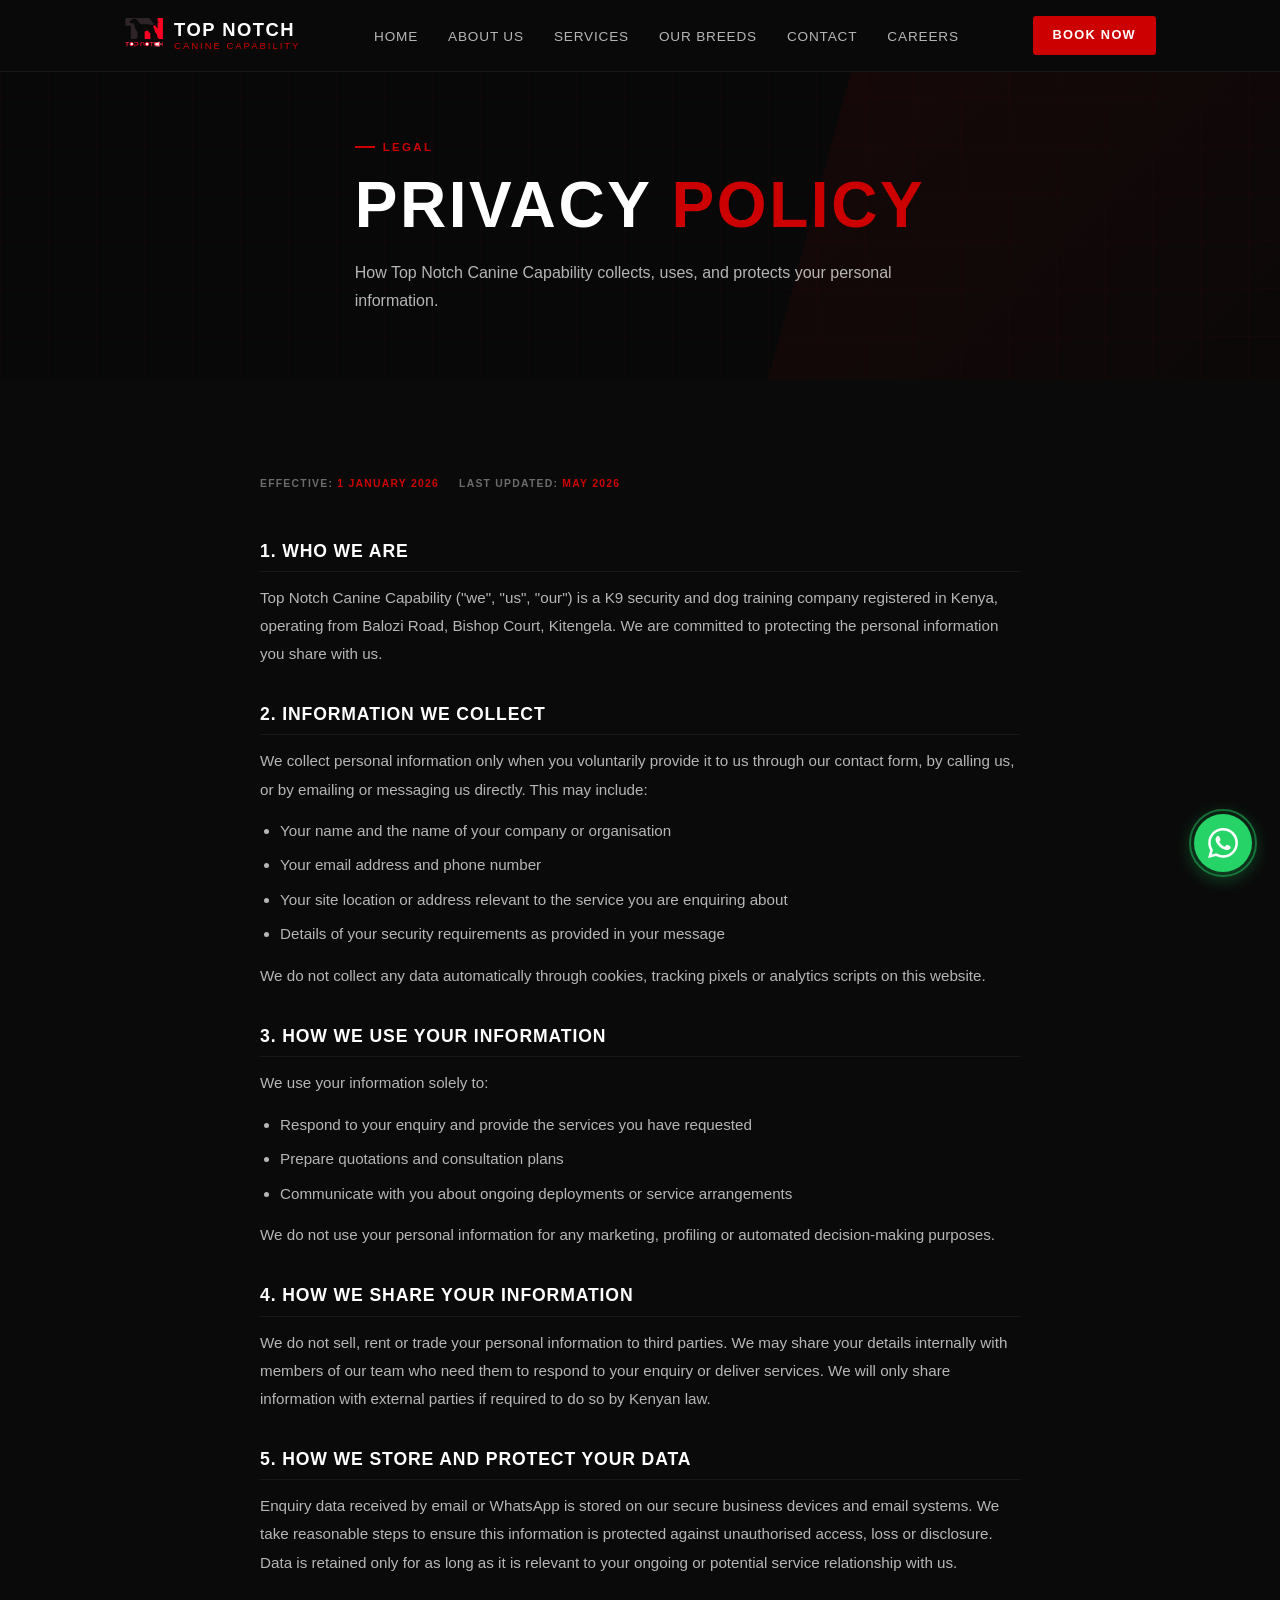
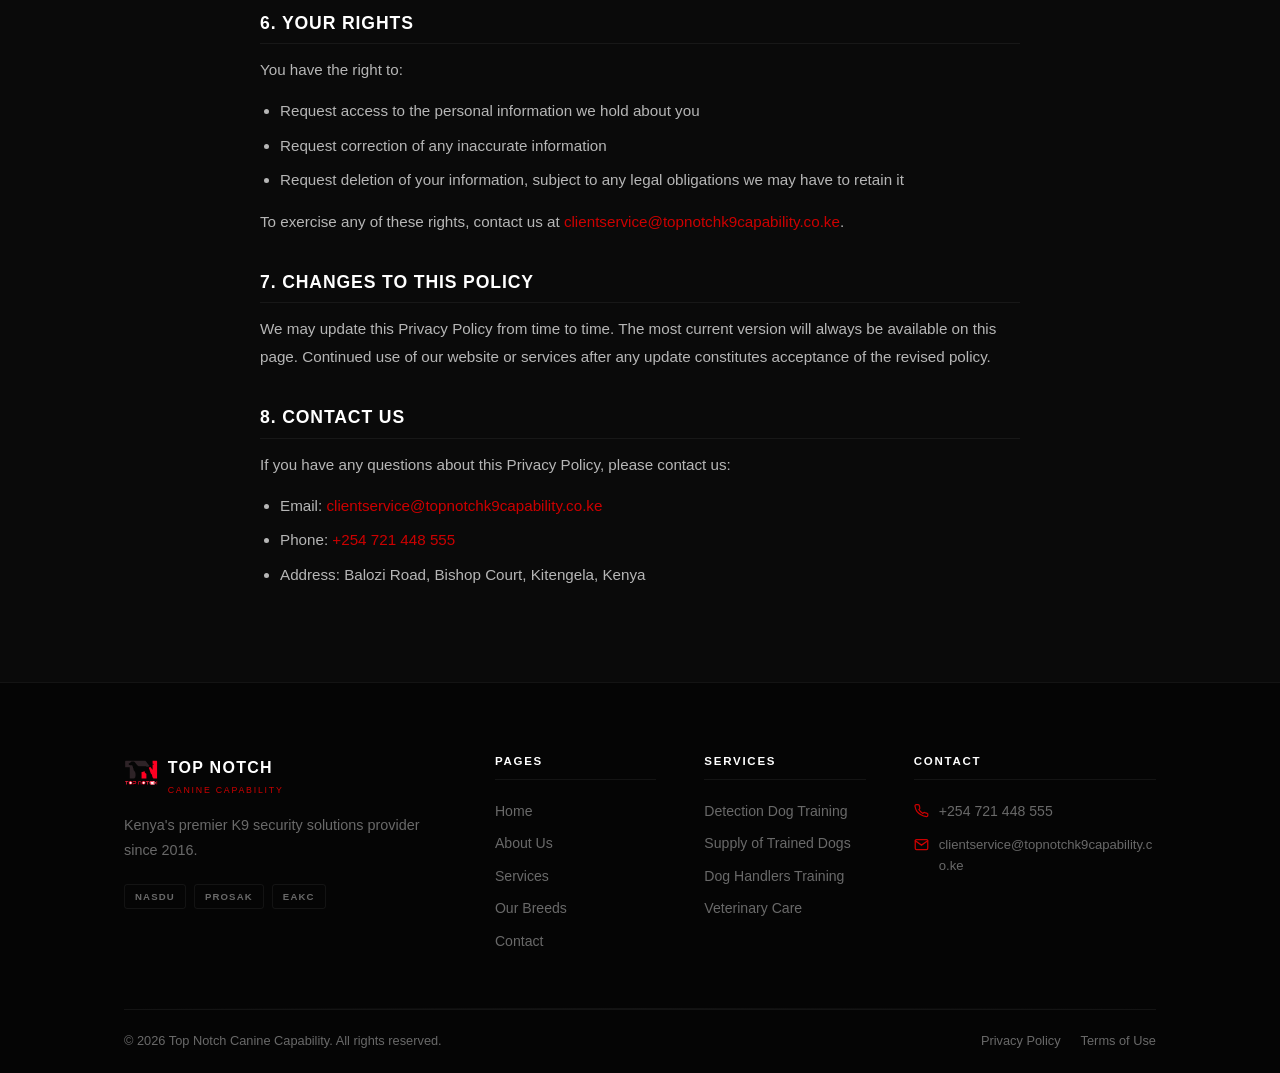
<file: privacy.html>
<!DOCTYPE html>
<html lang="en">
<head>
  <meta charset="UTF-8"/>
  <meta name="viewport" content="width=device-width, initial-scale=1.0"/>
  <meta name="description" content="Privacy Policy — Top Notch Canine Capability. How we collect, use and protect your personal information."/>
  <meta name="robots" content="noindex"/>
  <title>Privacy Policy | Top Notch Canine Capability</title>
  <link rel="stylesheet" href="css/style.css"/>
  <style>
    .legal-page { padding: 96px 0 80px; background: var(--bg); }
    .legal-content {
      max-width: 760px;
      margin: 0 auto;
    }
    .legal-content h2 {
      font-family: var(--font-heading);
      font-size: 1.1rem;
      font-weight: 700;
      text-transform: uppercase;
      letter-spacing: 0.05em;
      color: var(--white);
      margin: 36px 0 12px;
      padding-bottom: 10px;
      border-bottom: 1px solid var(--white-10);
    }
    .legal-content h2:first-of-type { margin-top: 0; }
    .legal-content p { color: var(--white-70); line-height: 1.85; margin-bottom: 14px; font-size: 0.95rem; }
    .legal-content ul { margin: 0 0 14px 20px; display: flex; flex-direction: column; gap: 8px; list-style: disc; }
    .legal-content li { color: var(--white-70); font-size: 0.95rem; line-height: 1.75; }
    .legal-meta { display: flex; align-items: center; gap: 20px; flex-wrap: wrap; margin-bottom: 48px; }
    .legal-meta-item { font-family: var(--font-heading); font-size: 0.65rem; font-weight: 600; letter-spacing: 0.12em; text-transform: uppercase; color: var(--white-40); }
    .legal-meta-item span { color: var(--red); }
    @media (max-width: 768px) { .legal-page { padding: 64px 0 56px; } }
    @media (max-width: 480px) { .legal-page { padding: 48px 0 40px; } .legal-content h2 { font-size: 0.95rem; } }
  </style>
</head>
<body>

<!-- NAVBAR -->
<nav id="navbar" aria-label="Main navigation">
  <div class="nav-inner">
    <a href="index.html" class="nav-logo" aria-label="Top Notch Canine Capability — Home">
      <img src="images/logo.svg" alt="" aria-hidden="true">
      <div class="logo-text"><span class="top">TOP NOTCH</span><span class="sub">Canine Capability</span></div>
    </a>
    <ul class="nav-links" role="list">
      <li><a href="index.html">Home</a></li>
      <li><a href="about.html">About Us</a></li>
      <li><a href="services.html">Services</a></li>
      <li><a href="breeds.html">Our Breeds</a></li>
      <li><a href="contact.html">Contact</a></li>
      <li><a href="contact.html#careers">Careers</a></li>
    </ul>
    <a href="contact.html" class="nav-cta">Book Now</a>
    <button id="hamburger" class="nav-hamburger" aria-label="Toggle navigation" aria-expanded="false" aria-controls="mobile-menu"><span></span><span></span><span></span></button>
  </div>
</nav>
<nav id="mobile-menu" class="nav-mobile" aria-label="Mobile navigation">
  <a href="index.html">Home</a><a href="about.html">About Us</a><a href="services.html">Services</a><a href="breeds.html">Our Breeds</a><a href="contact.html">Contact</a><a href="contact.html#careers">Careers</a><a href="contact.html" class="nav-cta">Book Now</a>
</nav>

<!-- PAGE HERO -->
<section class="page-hero" aria-label="Privacy Policy">
  <div class="hero-slash" aria-hidden="true"></div>
  <div class="container page-hero-inner">
    <p class="page-hero-label">Legal</p>
    <h1>Privacy <span>Policy</span></h1>
    <p class="page-hero-desc">How Top Notch Canine Capability collects, uses, and protects your personal information.</p>
  </div>
</section>

<!-- CONTENT -->
<section class="legal-page" aria-label="Privacy policy content">
  <div class="container">
    <div class="legal-content">
      <div class="legal-meta">
        <div class="legal-meta-item">Effective: <span>1 January 2026</span></div>
        <div class="legal-meta-item">Last updated: <span>May 2026</span></div>
      </div>

      <h2>1. Who We Are</h2>
      <p>Top Notch Canine Capability ("we", "us", "our") is a K9 security and dog training company registered in Kenya, operating from Balozi Road, Bishop Court, Kitengela. We are committed to protecting the personal information you share with us.</p>

      <h2>2. Information We Collect</h2>
      <p>We collect personal information only when you voluntarily provide it to us through our contact form, by calling us, or by emailing or messaging us directly. This may include:</p>
      <ul>
        <li>Your name and the name of your company or organisation</li>
        <li>Your email address and phone number</li>
        <li>Your site location or address relevant to the service you are enquiring about</li>
        <li>Details of your security requirements as provided in your message</li>
      </ul>
      <p>We do not collect any data automatically through cookies, tracking pixels or analytics scripts on this website.</p>

      <h2>3. How We Use Your Information</h2>
      <p>We use your information solely to:</p>
      <ul>
        <li>Respond to your enquiry and provide the services you have requested</li>
        <li>Prepare quotations and consultation plans</li>
        <li>Communicate with you about ongoing deployments or service arrangements</li>
      </ul>
      <p>We do not use your personal information for any marketing, profiling or automated decision-making purposes.</p>

      <h2>4. How We Share Your Information</h2>
      <p>We do not sell, rent or trade your personal information to third parties. We may share your details internally with members of our team who need them to respond to your enquiry or deliver services. We will only share information with external parties if required to do so by Kenyan law.</p>

      <h2>5. How We Store and Protect Your Data</h2>
      <p>Enquiry data received by email or WhatsApp is stored on our secure business devices and email systems. We take reasonable steps to ensure this information is protected against unauthorised access, loss or disclosure. Data is retained only for as long as it is relevant to your ongoing or potential service relationship with us.</p>

      <h2>6. Your Rights</h2>
      <p>You have the right to:</p>
      <ul>
        <li>Request access to the personal information we hold about you</li>
        <li>Request correction of any inaccurate information</li>
        <li>Request deletion of your information, subject to any legal obligations we may have to retain it</li>
      </ul>
      <p>To exercise any of these rights, contact us at <a href="mailto:clientservice@topnotchk9capability.co.ke" style="color:var(--red);">clientservice@topnotchk9capability.co.ke</a>.</p>

      <h2>7. Changes to This Policy</h2>
      <p>We may update this Privacy Policy from time to time. The most current version will always be available on this page. Continued use of our website or services after any update constitutes acceptance of the revised policy.</p>

      <h2>8. Contact Us</h2>
      <p>If you have any questions about this Privacy Policy, please contact us:</p>
      <ul>
        <li>Email: <a href="mailto:clientservice@topnotchk9capability.co.ke" style="color:var(--red);">clientservice@topnotchk9capability.co.ke</a></li>
        <li>Phone: <a href="tel:+254721448555" style="color:var(--red);">+254 721 448 555</a></li>
        <li>Address: Balozi Road, Bishop Court, Kitengela, Kenya</li>
      </ul>
    </div>
  </div>
</section>

<!-- FOOTER -->
<footer id="footer" aria-label="Site footer">
  <div class="container">
    <div class="footer-grid">
      <div class="footer-brand">
        <div class="footer-logo"><img src="images/logo.svg" alt="" aria-hidden="true"><div class="footer-logo-text"><div class="top">TOP NOTCH</div><div class="sub">Canine Capability</div></div></div>
        <p>Kenya's premier K9 security solutions provider since 2016.</p>
        <div class="footer-certs"><span class="footer-cert-badge">NASDU</span><span class="footer-cert-badge">PROSAK</span><span class="footer-cert-badge">EAKC</span></div>
      </div>
      <div class="footer-col"><h4>Pages</h4><ul><li><a href="index.html">Home</a></li><li><a href="about.html">About Us</a></li><li><a href="services.html">Services</a></li><li><a href="breeds.html">Our Breeds</a></li><li><a href="contact.html">Contact</a></li></ul></div>
      <div class="footer-col"><h4>Services</h4><ul><li><a href="services.html">Detection Dog Training</a></li><li><a href="services.html">Supply of Trained Dogs</a></li><li><a href="services.html">Dog Handlers Training</a></li><li><a href="services.html">Veterinary Care</a></li></ul></div>
      <div class="footer-col"><h4>Contact</h4>
        <div class="footer-contact-item"><svg viewBox="0 0 24 24" fill="none" stroke="currentColor" stroke-width="2" stroke-linecap="round" aria-hidden="true"><path d="M22 16.92v3a2 2 0 0 1-2.18 2 19.79 19.79 0 0 1-8.63-3.07A19.5 19.5 0 0 1 4.69 13.4 19.79 19.79 0 0 1 1.58 4.84a2 2 0 0 1 1.99-2.18h3a2 2 0 0 1 2 1.72c.13.96.36 1.9.68 2.82a2 2 0 0 1-.45 2.11L7.91 10.4a16 16 0 0 0 6.29 6.29l.91-.91a2 2 0 0 1 2.11-.45c.92.32 1.86.55 2.82.68a2 2 0 0 1 1.72 2z"/></svg><span>+254 721 448 555</span></div>
        <div class="footer-contact-item"><svg viewBox="0 0 24 24" fill="none" stroke="currentColor" stroke-width="2" stroke-linecap="round" aria-hidden="true"><path d="M4 4h16c1.1 0 2 .9 2 2v12c0 1.1-.9 2-2 2H4c-1.1 0-2-.9-2-2V6c0-1.1.9-2 2-2z"/><polyline points="22,6 12,13 2,6"/></svg><a href="mailto:clientservice@topnotchk9capability.co.ke" style="color:var(--white-40); word-break:break-word; font-size:0.82rem;">clientservice@topnotchk9capability.co.ke</a></div>
      </div>
    </div>
    <div class="divider"></div>
    <div class="footer-bottom"><p>© 2026 Top Notch Canine Capability. All rights reserved.</p><div class="footer-bottom-links"><a href="privacy.html">Privacy Policy</a><a href="terms.html">Terms of Use</a></div></div>
  </div>
</footer>
<script src="js/main.js"></script>

<!-- ═══ FLOATING WHATSAPP BUTTON ═══════════════ -->
<a href="https://wa.me/254721448555?text=Hi%20Top%20Notch%20Canine%2C%20I%27m%20interested%20in%20your%20K9%20security%20services.%20Please%20get%20in%20touch." class="wa-float" aria-label="Chat with us on WhatsApp" target="_blank" rel="noopener noreferrer">
  <div class="wa-float-pulse" aria-hidden="true"></div>
  <svg viewBox="0 0 24 24" xmlns="http://www.w3.org/2000/svg" aria-hidden="true"><path d="M17.472 14.382c-.297-.149-1.758-.867-2.03-.967-.273-.099-.471-.148-.67.15-.197.297-.767.966-.94 1.164-.173.199-.347.223-.644.075-.297-.15-1.255-.463-2.39-1.475-.883-.788-1.48-1.761-1.653-2.059-.173-.297-.018-.458.13-.606.134-.133.298-.347.446-.52.149-.174.198-.298.298-.497.099-.198.05-.371-.025-.52-.075-.149-.669-1.612-.916-2.207-.242-.579-.487-.5-.669-.51-.173-.008-.371-.01-.57-.01-.198 0-.52.074-.792.372-.272.297-1.04 1.016-1.04 2.479 0 1.462 1.065 2.875 1.213 3.074.149.198 2.096 3.2 5.077 4.487.709.306 1.262.489 1.694.625.712.227 1.36.195 1.871.118.571-.085 1.758-.719 2.006-1.413.248-.694.248-1.289.173-1.413-.074-.124-.272-.198-.57-.347m-5.421 7.403h-.004a9.87 9.87 0 01-5.031-1.378l-.361-.214-3.741.982.998-3.648-.235-.374a9.86 9.86 0 01-1.51-5.26c.001-5.45 4.436-9.884 9.888-9.884 2.64 0 5.122 1.03 6.988 2.898a9.825 9.825 0 012.893 6.994c-.003 5.45-4.437 9.884-9.885 9.884m8.413-18.297A11.815 11.815 0 0012.05 0C5.495 0 .16 5.335.157 11.892c0 2.096.547 4.142 1.588 5.945L.057 24l6.305-1.654a11.882 11.882 0 005.683 1.448h.005c6.554 0 11.89-5.335 11.893-11.893a11.821 11.821 0 00-3.48-8.413z"/></svg>
  <span class="wa-float-tooltip">Chat on WhatsApp</span>
</a>
</body>
</html>
</file>
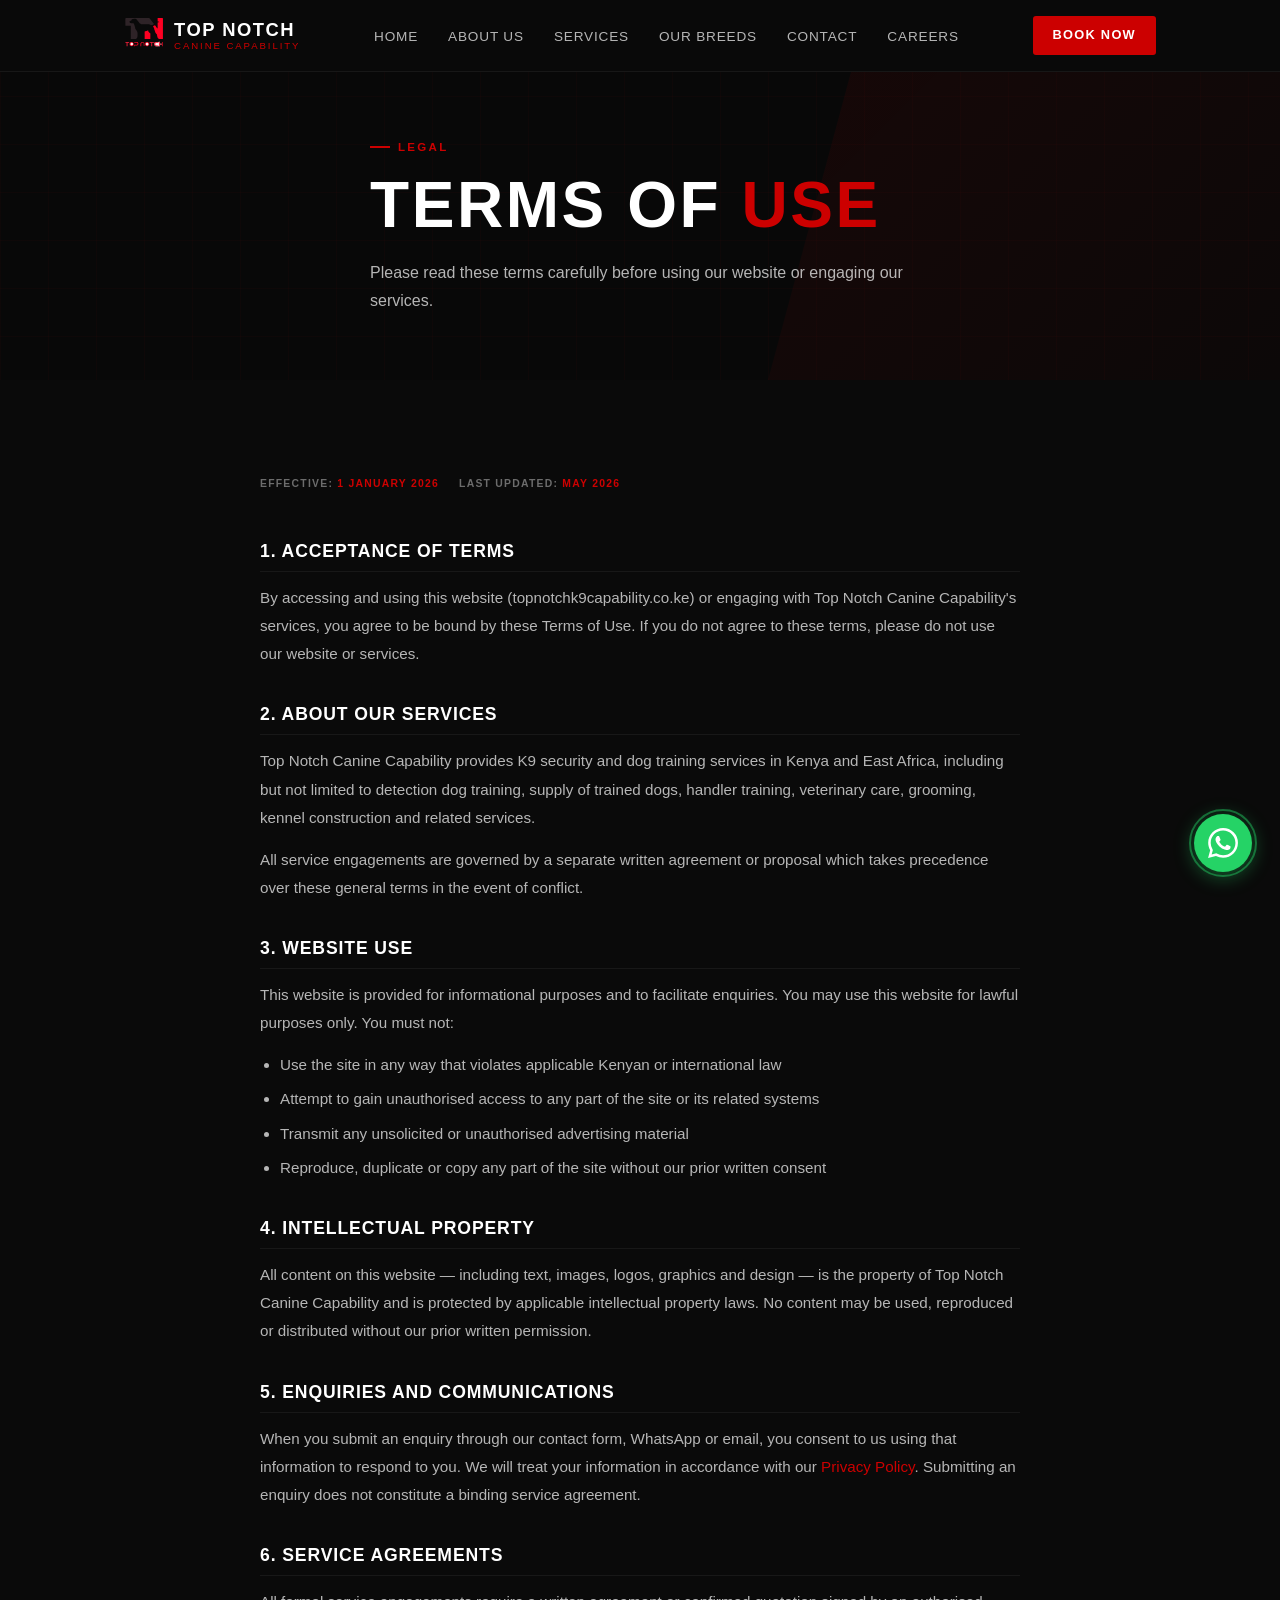
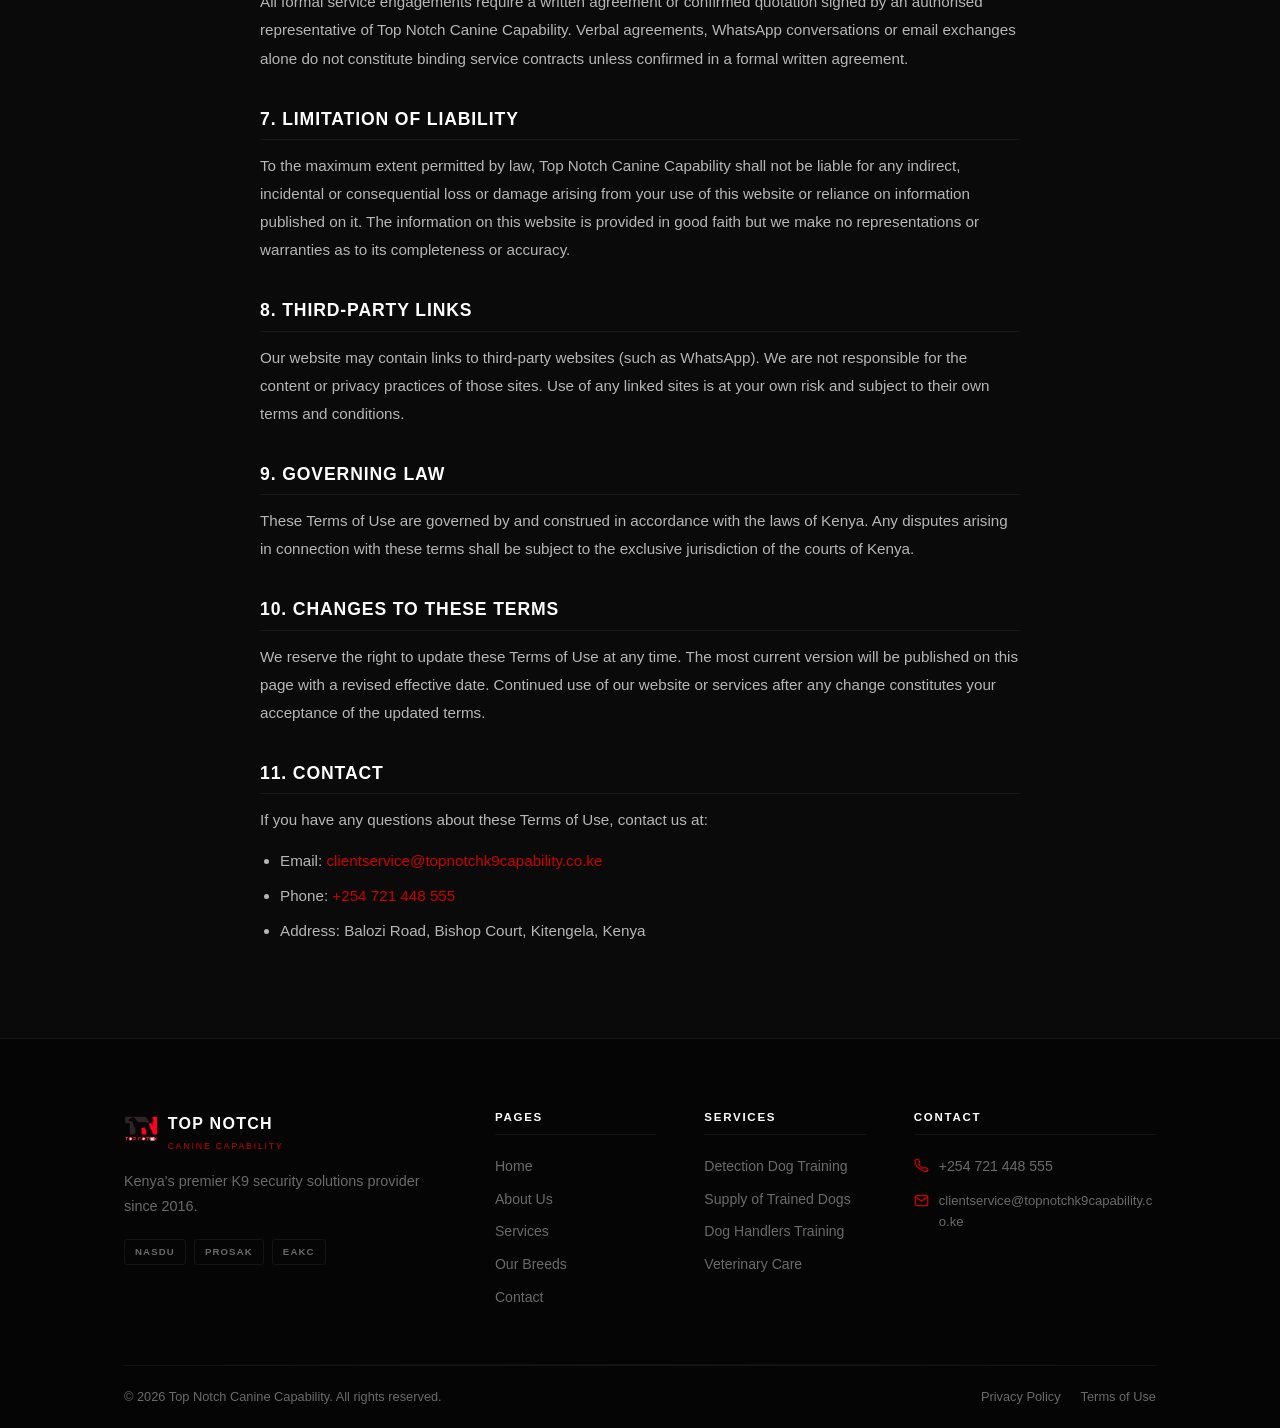
<file: terms.html>
<!DOCTYPE html>
<html lang="en">
<head>
  <meta charset="UTF-8"/>
  <meta name="viewport" content="width=device-width, initial-scale=1.0"/>
  <meta name="description" content="Terms of Use — Top Notch Canine Capability. Terms governing use of our website and services."/>
  <meta name="robots" content="noindex"/>
  <title>Terms of Use | Top Notch Canine Capability</title>
  <link rel="stylesheet" href="css/style.css"/>
  <style>
    .legal-page { padding: 96px 0 80px; background: var(--bg); }
    .legal-content { max-width: 760px; margin: 0 auto; }
    .legal-content h2 {
      font-family: var(--font-heading);
      font-size: 1.1rem;
      font-weight: 700;
      text-transform: uppercase;
      letter-spacing: 0.05em;
      color: var(--white);
      margin: 36px 0 12px;
      padding-bottom: 10px;
      border-bottom: 1px solid var(--white-10);
    }
    .legal-content h2:first-of-type { margin-top: 0; }
    .legal-content p { color: var(--white-70); line-height: 1.85; margin-bottom: 14px; font-size: 0.95rem; }
    .legal-content ul { margin: 0 0 14px 20px; display: flex; flex-direction: column; gap: 8px; list-style: disc; }
    .legal-content li { color: var(--white-70); font-size: 0.95rem; line-height: 1.75; }
    .legal-meta { display: flex; align-items: center; gap: 20px; flex-wrap: wrap; margin-bottom: 48px; }
    .legal-meta-item { font-family: var(--font-heading); font-size: 0.65rem; font-weight: 600; letter-spacing: 0.12em; text-transform: uppercase; color: var(--white-40); }
    .legal-meta-item span { color: var(--red); }
    @media (max-width: 768px) { .legal-page { padding: 64px 0 56px; } }
    @media (max-width: 480px) { .legal-page { padding: 48px 0 40px; } .legal-content h2 { font-size: 0.95rem; } }
  </style>
</head>
<body>

<!-- NAVBAR -->
<nav id="navbar" aria-label="Main navigation">
  <div class="nav-inner">
    <a href="index.html" class="nav-logo" aria-label="Top Notch Canine Capability — Home">
      <img src="images/logo.svg" alt="" aria-hidden="true">
      <div class="logo-text"><span class="top">TOP NOTCH</span><span class="sub">Canine Capability</span></div>
    </a>
    <ul class="nav-links" role="list">
      <li><a href="index.html">Home</a></li>
      <li><a href="about.html">About Us</a></li>
      <li><a href="services.html">Services</a></li>
      <li><a href="breeds.html">Our Breeds</a></li>
      <li><a href="contact.html">Contact</a></li>
      <li><a href="contact.html#careers">Careers</a></li>
    </ul>
    <a href="contact.html" class="nav-cta">Book Now</a>
    <button id="hamburger" class="nav-hamburger" aria-label="Toggle navigation" aria-expanded="false" aria-controls="mobile-menu"><span></span><span></span><span></span></button>
  </div>
</nav>
<nav id="mobile-menu" class="nav-mobile" aria-label="Mobile navigation">
  <a href="index.html">Home</a><a href="about.html">About Us</a><a href="services.html">Services</a><a href="breeds.html">Our Breeds</a><a href="contact.html">Contact</a><a href="contact.html#careers">Careers</a><a href="contact.html" class="nav-cta">Book Now</a>
</nav>

<!-- PAGE HERO -->
<section class="page-hero" aria-label="Terms of Use">
  <div class="hero-slash" aria-hidden="true"></div>
  <div class="container page-hero-inner">
    <p class="page-hero-label">Legal</p>
    <h1>Terms of <span>Use</span></h1>
    <p class="page-hero-desc">Please read these terms carefully before using our website or engaging our services.</p>
  </div>
</section>

<!-- CONTENT -->
<section class="legal-page" aria-label="Terms of use content">
  <div class="container">
    <div class="legal-content">
      <div class="legal-meta">
        <div class="legal-meta-item">Effective: <span>1 January 2026</span></div>
        <div class="legal-meta-item">Last updated: <span>May 2026</span></div>
      </div>

      <h2>1. Acceptance of Terms</h2>
      <p>By accessing and using this website (topnotchk9capability.co.ke) or engaging with Top Notch Canine Capability's services, you agree to be bound by these Terms of Use. If you do not agree to these terms, please do not use our website or services.</p>

      <h2>2. About Our Services</h2>
      <p>Top Notch Canine Capability provides K9 security and dog training services in Kenya and East Africa, including but not limited to detection dog training, supply of trained dogs, handler training, veterinary care, grooming, kennel construction and related services.</p>
      <p>All service engagements are governed by a separate written agreement or proposal which takes precedence over these general terms in the event of conflict.</p>

      <h2>3. Website Use</h2>
      <p>This website is provided for informational purposes and to facilitate enquiries. You may use this website for lawful purposes only. You must not:</p>
      <ul>
        <li>Use the site in any way that violates applicable Kenyan or international law</li>
        <li>Attempt to gain unauthorised access to any part of the site or its related systems</li>
        <li>Transmit any unsolicited or unauthorised advertising material</li>
        <li>Reproduce, duplicate or copy any part of the site without our prior written consent</li>
      </ul>

      <h2>4. Intellectual Property</h2>
      <p>All content on this website — including text, images, logos, graphics and design — is the property of Top Notch Canine Capability and is protected by applicable intellectual property laws. No content may be used, reproduced or distributed without our prior written permission.</p>

      <h2>5. Enquiries and Communications</h2>
      <p>When you submit an enquiry through our contact form, WhatsApp or email, you consent to us using that information to respond to you. We will treat your information in accordance with our <a href="privacy.html" style="color:var(--red);">Privacy Policy</a>. Submitting an enquiry does not constitute a binding service agreement.</p>

      <h2>6. Service Agreements</h2>
      <p>All formal service engagements require a written agreement or confirmed quotation signed by an authorised representative of Top Notch Canine Capability. Verbal agreements, WhatsApp conversations or email exchanges alone do not constitute binding service contracts unless confirmed in a formal written agreement.</p>

      <h2>7. Limitation of Liability</h2>
      <p>To the maximum extent permitted by law, Top Notch Canine Capability shall not be liable for any indirect, incidental or consequential loss or damage arising from your use of this website or reliance on information published on it. The information on this website is provided in good faith but we make no representations or warranties as to its completeness or accuracy.</p>

      <h2>8. Third-Party Links</h2>
      <p>Our website may contain links to third-party websites (such as WhatsApp). We are not responsible for the content or privacy practices of those sites. Use of any linked sites is at your own risk and subject to their own terms and conditions.</p>

      <h2>9. Governing Law</h2>
      <p>These Terms of Use are governed by and construed in accordance with the laws of Kenya. Any disputes arising in connection with these terms shall be subject to the exclusive jurisdiction of the courts of Kenya.</p>

      <h2>10. Changes to These Terms</h2>
      <p>We reserve the right to update these Terms of Use at any time. The most current version will be published on this page with a revised effective date. Continued use of our website or services after any change constitutes your acceptance of the updated terms.</p>

      <h2>11. Contact</h2>
      <p>If you have any questions about these Terms of Use, contact us at:</p>
      <ul>
        <li>Email: <a href="mailto:clientservice@topnotchk9capability.co.ke" style="color:var(--red);">clientservice@topnotchk9capability.co.ke</a></li>
        <li>Phone: <a href="tel:+254721448555" style="color:var(--red);">+254 721 448 555</a></li>
        <li>Address: Balozi Road, Bishop Court, Kitengela, Kenya</li>
      </ul>
    </div>
  </div>
</section>

<!-- FOOTER -->
<footer id="footer" aria-label="Site footer">
  <div class="container">
    <div class="footer-grid">
      <div class="footer-brand">
        <div class="footer-logo"><img src="images/logo.svg" alt="" aria-hidden="true"><div class="footer-logo-text"><div class="top">TOP NOTCH</div><div class="sub">Canine Capability</div></div></div>
        <p>Kenya's premier K9 security solutions provider since 2016.</p>
        <div class="footer-certs"><span class="footer-cert-badge">NASDU</span><span class="footer-cert-badge">PROSAK</span><span class="footer-cert-badge">EAKC</span></div>
      </div>
      <div class="footer-col"><h4>Pages</h4><ul><li><a href="index.html">Home</a></li><li><a href="about.html">About Us</a></li><li><a href="services.html">Services</a></li><li><a href="breeds.html">Our Breeds</a></li><li><a href="contact.html">Contact</a></li></ul></div>
      <div class="footer-col"><h4>Services</h4><ul><li><a href="services.html">Detection Dog Training</a></li><li><a href="services.html">Supply of Trained Dogs</a></li><li><a href="services.html">Dog Handlers Training</a></li><li><a href="services.html">Veterinary Care</a></li></ul></div>
      <div class="footer-col"><h4>Contact</h4>
        <div class="footer-contact-item"><svg viewBox="0 0 24 24" fill="none" stroke="currentColor" stroke-width="2" stroke-linecap="round" aria-hidden="true"><path d="M22 16.92v3a2 2 0 0 1-2.18 2 19.79 19.79 0 0 1-8.63-3.07A19.5 19.5 0 0 1 4.69 13.4 19.79 19.79 0 0 1 1.58 4.84a2 2 0 0 1 1.99-2.18h3a2 2 0 0 1 2 1.72c.13.96.36 1.9.68 2.82a2 2 0 0 1-.45 2.11L7.91 10.4a16 16 0 0 0 6.29 6.29l.91-.91a2 2 0 0 1 2.11-.45c.92.32 1.86.55 2.82.68a2 2 0 0 1 1.72 2z"/></svg><span>+254 721 448 555</span></div>
        <div class="footer-contact-item"><svg viewBox="0 0 24 24" fill="none" stroke="currentColor" stroke-width="2" stroke-linecap="round" aria-hidden="true"><path d="M4 4h16c1.1 0 2 .9 2 2v12c0 1.1-.9 2-2 2H4c-1.1 0-2-.9-2-2V6c0-1.1.9-2 2-2z"/><polyline points="22,6 12,13 2,6"/></svg><a href="mailto:clientservice@topnotchk9capability.co.ke" style="color:var(--white-40); word-break:break-word; font-size:0.82rem;">clientservice@topnotchk9capability.co.ke</a></div>
      </div>
    </div>
    <div class="divider"></div>
    <div class="footer-bottom"><p>© 2026 Top Notch Canine Capability. All rights reserved.</p><div class="footer-bottom-links"><a href="privacy.html">Privacy Policy</a><a href="terms.html">Terms of Use</a></div></div>
  </div>
</footer>
<script src="js/main.js"></script>

<!-- ═══ FLOATING WHATSAPP BUTTON ═══════════════ -->
<a href="https://wa.me/254721448555?text=Hi%20Top%20Notch%20Canine%2C%20I%27m%20interested%20in%20your%20K9%20security%20services.%20Please%20get%20in%20touch." class="wa-float" aria-label="Chat with us on WhatsApp" target="_blank" rel="noopener noreferrer">
  <div class="wa-float-pulse" aria-hidden="true"></div>
  <svg viewBox="0 0 24 24" xmlns="http://www.w3.org/2000/svg" aria-hidden="true"><path d="M17.472 14.382c-.297-.149-1.758-.867-2.03-.967-.273-.099-.471-.148-.67.15-.197.297-.767.966-.94 1.164-.173.199-.347.223-.644.075-.297-.15-1.255-.463-2.39-1.475-.883-.788-1.48-1.761-1.653-2.059-.173-.297-.018-.458.13-.606.134-.133.298-.347.446-.52.149-.174.198-.298.298-.497.099-.198.05-.371-.025-.52-.075-.149-.669-1.612-.916-2.207-.242-.579-.487-.5-.669-.51-.173-.008-.371-.01-.57-.01-.198 0-.52.074-.792.372-.272.297-1.04 1.016-1.04 2.479 0 1.462 1.065 2.875 1.213 3.074.149.198 2.096 3.2 5.077 4.487.709.306 1.262.489 1.694.625.712.227 1.36.195 1.871.118.571-.085 1.758-.719 2.006-1.413.248-.694.248-1.289.173-1.413-.074-.124-.272-.198-.57-.347m-5.421 7.403h-.004a9.87 9.87 0 01-5.031-1.378l-.361-.214-3.741.982.998-3.648-.235-.374a9.86 9.86 0 01-1.51-5.26c.001-5.45 4.436-9.884 9.888-9.884 2.64 0 5.122 1.03 6.988 2.898a9.825 9.825 0 012.893 6.994c-.003 5.45-4.437 9.884-9.885 9.884m8.413-18.297A11.815 11.815 0 0012.05 0C5.495 0 .16 5.335.157 11.892c0 2.096.547 4.142 1.588 5.945L.057 24l6.305-1.654a11.882 11.882 0 005.683 1.448h.005c6.554 0 11.89-5.335 11.893-11.893a11.821 11.821 0 00-3.48-8.413z"/></svg>
  <span class="wa-float-tooltip">Chat on WhatsApp</span>
</a>
</body>
</html>
</file>
<file: css/style.css>
/* ═══════════════════════════════════════════════
   TOP NOTCH CANINE CAPABILITY — SHARED STYLES
   Dark Tactical Theme | Brand: Red / Black / White
═══════════════════════════════════════════════ */

/* ── CSS Variables ──────────────────────────── */
:root {
  --bg:          #0A0A0A;
  --bg-card:     #111111;
  --bg-card-hover: #161616;
  --bg-alt:      #0D0D0D;
  --bg-section:  #080808;
  --red:         #CC0000;
  --red-hover:   #E60000;
  --red-dark:    #990000;
  --red-glow:    rgba(204,0,0,0.35);
  --red-subtle:  rgba(204,0,0,0.08);
  --red-border:  rgba(204,0,0,0.25);
  --white:       #FFFFFF;
  --white-90:    rgba(255,255,255,0.9);
  --white-70:    rgba(255,255,255,0.7);
  --white-40:    rgba(255,255,255,0.4);
  --white-10:    rgba(255,255,255,0.06);
  --white-05:    rgba(255,255,255,0.03);
  --navy:        #0D1B2A;
  --font-heading: 'Oswald', sans-serif;
  --font-body:    'Inter', sans-serif;
  --ease:        cubic-bezier(0.4, 0, 0.2, 1);
  --transition:  200ms cubic-bezier(0.4, 0, 0.2, 1);
  --transition-slow: 400ms cubic-bezier(0.4, 0, 0.2, 1);
  --radius:      3px;
  --radius-md:   6px;
  --container:   1200px;
  --nav-h:       72px;
}

/* ── Reset & Base ────────────────────────────── */
*, *::before, *::after { box-sizing: border-box; margin: 0; padding: 0; }

html { scroll-behavior: smooth; font-size: 16px; }

body {
  font-family: var(--font-body);
  background-color: var(--bg);
  color: var(--white);
  line-height: 1.6;
  overflow-x: hidden;
  -webkit-font-smoothing: antialiased;
}

img { max-width: 100%; display: block; }
a  { text-decoration: none; color: inherit; }
button { cursor: pointer; border: none; background: none; font-family: inherit; }
ul, ol { list-style: none; }

/* ── Typography ──────────────────────────────── */
h1, h2, h3, h4, h5 { font-family: var(--font-heading); letter-spacing: 0.03em; line-height: 1.15; }
p { color: var(--white-70); line-height: 1.75; }
.lead { font-size: 1.125rem; color: var(--white-70); }

/* ── Utility ─────────────────────────────────── */
.container { max-width: var(--container); margin: 0 auto; padding: 0 24px; }
.sr-only { position: absolute; width: 1px; height: 1px; padding: 0; margin: -1px; overflow: hidden; clip: rect(0,0,0,0); white-space: nowrap; border: 0; }

/* ── Site Photos ─────────────────────────────── */
/* Drop any image into a placeholder — it fades in when loaded,
   disappears on error so the placeholder background shows instead */
.site-photo {
  position: absolute;
  inset: 0;
  width: 100%;
  height: 100%;
  object-fit: cover;
  z-index: 1;
  opacity: 0;
  transition: opacity 0.5s ease;
  border-radius: inherit;
}
.site-photo.loaded { opacity: 1; }

/* Breed and service card images — contain so the full dog is always visible */
.breed-img .site-photo,
.svc-img .site-photo { object-fit: contain; }

/* Overlay labels / numbers always sit above photos */
.service-num,
.breed-rank,
.breed-img-label,
.bio-img-frame::before { z-index: 2; }

/* ── Reduced Motion ──────────────────────────── */
@media (prefers-reduced-motion: reduce) {
  *, *::before, *::after {
    animation-duration: 0.01ms !important;
    transition-duration: 0.01ms !important;
  }
  html { scroll-behavior: auto; }
}

/* ═══════════════════════════════════════════════
   NAVBAR
═══════════════════════════════════════════════ */
#navbar {
  position: fixed;
  top: 0; left: 0; right: 0;
  height: var(--nav-h);
  background: rgba(10,10,10,0.97);
  border-bottom: 1px solid var(--white-10);
  backdrop-filter: blur(12px);
  -webkit-backdrop-filter: blur(12px);
  z-index: 1000;
  transition: background var(--transition), border-color var(--transition);
}
#navbar.scrolled {
  background: rgba(8,8,8,0.99);
  border-bottom-color: var(--red-border);
}

.nav-inner {
  display: flex;
  align-items: center;
  justify-content: space-between;
  height: 100%;
  max-width: var(--container);
  margin: 0 auto;
  padding: 0 24px;
}

/* Logo */
.nav-logo {
  display: flex;
  align-items: center;
  gap: 10px;
  text-decoration: none;
}
.nav-logo svg, .nav-logo img { height: 38px; width: auto; flex-shrink: 0; }
.logo-text { display: flex; flex-direction: column; line-height: 1; }
.logo-text .top { font-family: var(--font-heading); font-size: 1.15rem; font-weight: 700; color: var(--white); letter-spacing: 0.08em; }
.logo-text .sub { font-family: var(--font-heading); font-size: 0.6rem; font-weight: 500; color: var(--red); letter-spacing: 0.2em; text-transform: uppercase; margin-top: 2px; }

/* Nav links */
.nav-links {
  display: flex;
  align-items: center;
  gap: 2px;
}
.nav-links a {
  font-family: var(--font-heading);
  font-size: 0.85rem;
  font-weight: 500;
  letter-spacing: 0.06em;
  text-transform: uppercase;
  color: var(--white-70);
  padding: 6px 14px;
  border-radius: var(--radius);
  transition: color var(--transition), background var(--transition);
  position: relative;
}
.nav-links a::after {
  content: '';
  position: absolute;
  bottom: -2px; left: 14px; right: 14px;
  height: 2px;
  background: var(--red);
  transform: scaleX(0);
  transform-origin: left;
  transition: transform 200ms var(--ease);
}
.nav-links a:hover { color: var(--white); }
.nav-links a:hover::after, .nav-links a.active::after { transform: scaleX(1); }
.nav-links a.active { color: var(--white); }
.nav-links a:focus-visible { outline: 2px solid var(--red); outline-offset: 3px; }

/* Nav CTA button */
.nav-cta {
  font-family: var(--font-heading);
  font-size: 0.8rem;
  font-weight: 600;
  letter-spacing: 0.1em;
  text-transform: uppercase;
  background: var(--red);
  color: var(--white);
  padding: 9px 20px;
  border-radius: var(--radius);
  transition: background var(--transition), box-shadow var(--transition), transform var(--transition);
}
.nav-cta:hover {
  background: var(--red-hover);
  box-shadow: 0 0 20px var(--red-glow);
  transform: translateY(-1px);
}
.nav-cta:active { transform: translateY(0); }
.nav-cta:focus-visible { outline: 2px solid var(--white); outline-offset: 3px; }

/* Hamburger */
.nav-hamburger {
  display: none;
  flex-direction: column;
  justify-content: center;
  gap: 5px;
  width: 40px; height: 40px;
  padding: 6px;
  border-radius: var(--radius);
  border: 1px solid var(--white-10);
  transition: border-color var(--transition);
}
.nav-hamburger:hover { border-color: var(--red); }
.nav-hamburger:focus-visible { outline: 2px solid var(--red); }
.nav-hamburger span {
  display: block; height: 2px; background: var(--white);
  border-radius: 2px;
  transition: transform var(--transition), opacity var(--transition);
}
.nav-hamburger.open span:nth-child(1) { transform: translateY(7px) rotate(45deg); }
.nav-hamburger.open span:nth-child(2) { opacity: 0; }
.nav-hamburger.open span:nth-child(3) { transform: translateY(-7px) rotate(-45deg); }

/* Mobile menu */
.nav-mobile {
  display: none;
  flex-direction: column;
  position: fixed;
  top: var(--nav-h); left: 0; right: 0;
  background: rgba(10,10,10,0.99);
  border-bottom: 1px solid var(--red-border);
  padding: 16px 24px 24px;
  z-index: 999;
}
.nav-mobile.open { display: flex; }
.nav-mobile a {
  font-family: var(--font-heading);
  font-size: 1rem;
  font-weight: 500;
  letter-spacing: 0.08em;
  text-transform: uppercase;
  color: var(--white-70);
  padding: 12px 0;
  border-bottom: 1px solid var(--white-10);
  transition: color var(--transition), padding-left var(--transition);
}
.nav-mobile a:hover { color: var(--white); padding-left: 8px; }
.nav-mobile .nav-cta { margin-top: 12px; width: 100%; text-align: center; border: none; }

/* ═══════════════════════════════════════════════
   BUTTONS
═══════════════════════════════════════════════ */
.btn {
  display: inline-flex;
  align-items: center;
  gap: 8px;
  font-family: var(--font-heading);
  font-size: 0.85rem;
  font-weight: 600;
  letter-spacing: 0.1em;
  text-transform: uppercase;
  border-radius: var(--radius);
  padding: 13px 28px;
  transition: all var(--transition);
  cursor: pointer;
  white-space: nowrap;
  text-decoration: none;
}
.btn:focus-visible { outline: 2px solid var(--red); outline-offset: 3px; }

.btn-primary {
  background: var(--red);
  color: var(--white);
  border: 2px solid var(--red);
}
.btn-primary:hover {
  background: var(--red-hover);
  border-color: var(--red-hover);
  box-shadow: 0 0 28px var(--red-glow), 0 4px 16px rgba(0,0,0,0.4);
  transform: translateY(-2px);
}
.btn-primary:active { transform: translateY(0); box-shadow: none; }

.btn-outline {
  background: transparent;
  color: var(--white);
  border: 2px solid var(--white-40);
}
.btn-outline:hover {
  border-color: var(--white);
  background: var(--white-10);
  transform: translateY(-2px);
}
.btn-outline:active { transform: translateY(0); }

.btn-red-outline {
  background: transparent;
  color: var(--red);
  border: 2px solid var(--red);
}
.btn-red-outline:hover {
  background: var(--red);
  color: var(--white);
  box-shadow: 0 0 20px var(--red-glow);
  transform: translateY(-2px);
}

.btn svg { flex-shrink: 0; transition: transform var(--transition); }
.btn:hover svg { transform: translateX(3px); }

/* ═══════════════════════════════════════════════
   BADGES & LABELS
═══════════════════════════════════════════════ */
.badge {
  display: inline-flex;
  align-items: center;
  gap: 6px;
  font-family: var(--font-heading);
  font-size: 0.7rem;
  font-weight: 600;
  letter-spacing: 0.15em;
  text-transform: uppercase;
  padding: 5px 12px;
  border-radius: var(--radius);
  border: 1px solid;
}
.badge-red {
  color: var(--red);
  border-color: var(--red-border);
  background: var(--red-subtle);
}
.badge-white {
  color: var(--white-70);
  border-color: var(--white-10);
  background: var(--white-05);
}

/* ═══════════════════════════════════════════════
   SECTION HEADINGS
═══════════════════════════════════════════════ */
.section-header { margin-bottom: 56px; }
.section-header.centered { text-align: center; }

.section-label {
  font-family: var(--font-heading);
  font-size: 0.72rem;
  font-weight: 600;
  letter-spacing: 0.2em;
  text-transform: uppercase;
  color: var(--red);
  margin-bottom: 12px;
  display: flex;
  align-items: center;
  gap: 10px;
}
.section-label::before {
  content: '';
  display: block;
  width: 24px; height: 2px;
  background: var(--red);
  flex-shrink: 0;
}
.section-header.centered .section-label {
  justify-content: center;
}
.section-header.centered .section-label::before,
.section-header.centered .section-label::after {
  content: '';
  display: block;
  width: 24px; height: 2px;
  background: var(--red);
  flex-shrink: 0;
}

.section-title {
  font-family: var(--font-heading);
  font-size: clamp(2rem, 4vw, 3rem);
  font-weight: 700;
  color: var(--white);
  letter-spacing: 0.02em;
  text-transform: uppercase;
}
.section-title span { color: var(--red); }

.section-desc {
  margin-top: 16px;
  max-width: 560px;
  color: var(--white-70);
  font-size: 1rem;
  line-height: 1.75;
}
.section-header.centered .section-desc { margin: 16px auto 0; }

/* ═══════════════════════════════════════════════
   CARDS
═══════════════════════════════════════════════ */
.card {
  background: var(--bg-card);
  border: 1px solid var(--white-10);
  border-radius: var(--radius-md);
  padding: 32px;
  transition: border-color var(--transition), background var(--transition), transform var(--transition-slow), box-shadow var(--transition);
  position: relative;
  overflow: hidden;
}
.card::before {
  content: '';
  position: absolute;
  top: 0; left: 0;
  width: 3px; height: 0;
  background: var(--red);
  transition: height var(--transition-slow);
}
.card:hover { border-color: var(--red-border); background: var(--bg-card-hover); transform: translateY(-4px); box-shadow: 0 16px 40px rgba(0,0,0,0.4), 0 0 0 1px var(--red-border); }
.card:hover::before { height: 100%; }

.card-icon {
  width: 48px; height: 48px;
  background: var(--red-subtle);
  border: 1px solid var(--red-border);
  border-radius: var(--radius);
  display: flex;
  align-items: center;
  justify-content: center;
  margin-bottom: 20px;
  transition: background var(--transition), border-color var(--transition);
}
.card:hover .card-icon { background: var(--red); border-color: var(--red); }
.card:hover .card-icon svg { stroke: var(--white); }
.card-icon svg { width: 22px; height: 22px; stroke: var(--red); transition: stroke var(--transition); }

.card-title {
  font-family: var(--font-heading);
  font-size: 1.15rem;
  font-weight: 600;
  letter-spacing: 0.04em;
  text-transform: uppercase;
  color: var(--white);
  margin-bottom: 12px;
}
.card-text { font-size: 0.9rem; color: var(--white-70); line-height: 1.75; }

.card-link {
  display: inline-flex;
  align-items: center;
  gap: 6px;
  margin-top: 20px;
  font-family: var(--font-heading);
  font-size: 0.75rem;
  font-weight: 600;
  letter-spacing: 0.1em;
  text-transform: uppercase;
  color: var(--red);
  transition: gap var(--transition), color var(--transition);
  cursor: pointer;
}
.card-link:hover { gap: 10px; color: var(--red-hover); }
.card-link svg { width: 14px; height: 14px; flex-shrink: 0; }

/* ═══════════════════════════════════════════════
   DIVIDERS & DECORATIVE
═══════════════════════════════════════════════ */
.red-line { width: 48px; height: 3px; background: var(--red); display: block; margin-bottom: 20px; }
.red-line.center { margin: 0 auto 20px; }

.divider {
  height: 1px;
  background: linear-gradient(90deg, transparent, var(--white-10), transparent);
  margin: 0;
}

/* Corner accent */
.corner-accent::after {
  content: '';
  position: absolute;
  top: 0; right: 0;
  width: 60px; height: 60px;
  background: linear-gradient(225deg, var(--red-subtle) 0%, transparent 60%);
  pointer-events: none;
}

/* Dot grid overlay */
.dot-grid {
  background-image: radial-gradient(circle, rgba(255,255,255,0.06) 1px, transparent 1px);
  background-size: 28px 28px;
}

/* Tactical line overlay */
.tac-grid {
  background-image:
    linear-gradient(rgba(204,0,0,0.04) 1px, transparent 1px),
    linear-gradient(90deg, rgba(204,0,0,0.04) 1px, transparent 1px);
  background-size: 48px 48px;
}

/* ═══════════════════════════════════════════════
   SCROLL REVEAL ANIMATIONS
═══════════════════════════════════════════════ */
.reveal {
  opacity: 0;
  transform: translateY(28px);
  transition: opacity 600ms var(--ease), transform 600ms var(--ease);
}
.reveal.visible { opacity: 1; transform: translateY(0); }

.reveal-left {
  opacity: 0;
  transform: translateX(-28px);
  transition: opacity 600ms var(--ease), transform 600ms var(--ease);
}
.reveal-left.visible { opacity: 1; transform: translateX(0); }

.reveal-right {
  opacity: 0;
  transform: translateX(28px);
  transition: opacity 600ms var(--ease), transform 600ms var(--ease);
}
.reveal-right.visible { opacity: 1; transform: translateX(0); }

.delay-1 { transition-delay: 100ms; }
.delay-2 { transition-delay: 200ms; }
.delay-3 { transition-delay: 300ms; }
.delay-4 { transition-delay: 400ms; }
.delay-5 { transition-delay: 500ms; }

/* ═══════════════════════════════════════════════
   HERO (shared base)
═══════════════════════════════════════════════ */
.page-hero {
  min-height: 380px;
  padding: calc(var(--nav-h) + 64px) 0 64px;
  background: var(--bg-section);
  position: relative;
  overflow: hidden;
  display: flex;
  align-items: center;
}
.page-hero::after {
  content: '';
  position: absolute;
  inset: 0;
  background-image:
    linear-gradient(rgba(204,0,0,0.03) 1px, transparent 1px),
    linear-gradient(90deg, rgba(204,0,0,0.03) 1px, transparent 1px);
  background-size: 48px 48px;
  pointer-events: none;
}
.page-hero-inner { position: relative; z-index: 1; }
.page-hero-label { font-family: var(--font-heading); font-size: 0.72rem; font-weight: 600; letter-spacing: 0.2em; text-transform: uppercase; color: var(--red); margin-bottom: 12px; display: flex; align-items: center; gap: 8px; }
.page-hero-label::before { content: ''; width: 20px; height: 2px; background: var(--red); display: block; }
.page-hero h1 { font-family: var(--font-heading); font-size: clamp(2.5rem, 5vw, 4rem); font-weight: 700; letter-spacing: 0.04em; text-transform: uppercase; color: var(--white); }
.page-hero h1 span { color: var(--red); }
.page-hero-desc { margin-top: 16px; max-width: 540px; color: var(--white-70); font-size: 1rem; }

/* Red slash accent on page hero */
.page-hero .hero-slash {
  position: absolute;
  top: 0; right: 0;
  width: 40%;
  height: 100%;
  clip-path: polygon(20% 0, 100% 0, 100% 100%, 0% 100%);
  background: linear-gradient(135deg, rgba(204,0,0,0.08) 0%, rgba(204,0,0,0.02) 100%);
  pointer-events: none;
}

/* ═══════════════════════════════════════════════
   STATS BAR
═══════════════════════════════════════════════ */
.stats-bar {
  background: var(--red);
  border-top: none;
  border-bottom: none;
  padding: 40px 0;
}
.stats-grid {
  display: grid;
  grid-template-columns: repeat(4, 1fr);
  gap: 0;
  background: transparent;
}
.stat-item {
  background: transparent;
  padding: 32px 24px;
  text-align: center;
  position: relative;
  border-right: 1px solid rgba(255,255,255,0.22);
}
.stat-item:last-child {
  border-right: none;
}
.stat-number {
  font-family: var(--font-heading);
  font-size: clamp(2.5rem, 4vw, 3.5rem);
  font-weight: 700;
  color: var(--white);
  letter-spacing: -0.01em;
  line-height: 1;
}
.stat-number .suffix { color: rgba(255,255,255,0.85); }
.stat-label {
  font-family: var(--font-heading);
  font-size: 0.72rem;
  font-weight: 500;
  letter-spacing: 0.12em;
  text-transform: uppercase;
  color: rgba(255,255,255,0.75);
  margin-top: 8px;
}

/* ═══════════════════════════════════════════════
   FOOTER
═══════════════════════════════════════════════ */
#footer {
  background: #050505;
  border-top: 1px solid var(--white-10);
  padding: 72px 0 0;
}
.footer-grid {
  display: grid;
  grid-template-columns: 2fr 1fr 1fr 1.5fr;
  gap: 48px;
  padding-bottom: 56px;
}
.footer-brand p { font-size: 0.9rem; color: var(--white-40); line-height: 1.75; margin-top: 16px; max-width: 300px; }
.footer-logo { display: flex; align-items: center; gap: 10px; margin-bottom: 4px; }
.footer-logo svg, .footer-logo img { height: 32px; width: auto; }
.footer-logo-text .top { font-family: var(--font-heading); font-size: 1rem; font-weight: 700; letter-spacing: 0.08em; color: var(--white); }
.footer-logo-text .sub { font-family: var(--font-heading); font-size: 0.55rem; letter-spacing: 0.2em; color: var(--red); text-transform: uppercase; margin-top: 2px; }

.footer-socials { display: flex; gap: 10px; margin-top: 20px; }
.footer-social {
  width: 36px; height: 36px;
  border-radius: var(--radius);
  border: 1px solid var(--white-10);
  display: flex; align-items: center; justify-content: center;
  color: var(--white-40);
  transition: border-color var(--transition), color var(--transition), background var(--transition);
  cursor: pointer;
}
.footer-social:hover { border-color: var(--red); color: var(--red); background: var(--red-subtle); }
.footer-social:focus-visible { outline: 2px solid var(--red); outline-offset: 2px; }
.footer-social svg { width: 15px; height: 15px; }

.footer-col h4 {
  font-family: var(--font-heading);
  font-size: 0.72rem;
  font-weight: 600;
  letter-spacing: 0.15em;
  text-transform: uppercase;
  color: var(--white);
  margin-bottom: 20px;
  padding-bottom: 10px;
  border-bottom: 1px solid var(--white-10);
}
.footer-col ul { display: flex; flex-direction: column; gap: 10px; }
.footer-col a {
  font-size: 0.88rem;
  color: var(--white-40);
  transition: color var(--transition), padding-left var(--transition);
  display: block;
  cursor: pointer;
}
.footer-col a:hover { color: var(--white); padding-left: 6px; }

.footer-contact-item {
  display: flex; align-items: flex-start; gap: 10px;
  font-size: 0.88rem; color: var(--white-40);
  margin-bottom: 12px;
}
.footer-contact-item svg { width: 15px; height: 15px; flex-shrink: 0; margin-top: 3px; stroke: var(--red); }

.footer-bottom {
  border-top: 1px solid var(--white-10);
  padding: 20px 0;
  display: flex;
  align-items: center;
  justify-content: space-between;
  flex-wrap: wrap;
  gap: 12px;
}
.footer-bottom p { font-size: 0.8rem; color: var(--white-40); }
.footer-bottom-links { display: flex; gap: 20px; }
.footer-bottom-links a { font-size: 0.8rem; color: var(--white-40); transition: color var(--transition); cursor: pointer; }
.footer-bottom-links a:hover { color: var(--white); }
.footer-certs { display: flex; align-items: center; gap: 8px; flex-wrap: wrap; margin-top: 20px; }
.footer-cert-badge {
  font-family: var(--font-heading);
  font-size: 0.6rem;
  font-weight: 600;
  letter-spacing: 0.12em;
  padding: 4px 10px;
  border: 1px solid var(--white-10);
  border-radius: var(--radius);
  color: var(--white-40);
  text-transform: uppercase;
}

/* ═══════════════════════════════════════════════
   RESPONSIVE — Full breakpoint coverage
   1280 → laptop | 1024 → tablet | 768 → tablet-p
   640 → large mobile | 480 → mobile | 375 → small
═══════════════════════════════════════════════ */

/* ── 1280px: Large laptop ──────────────────── */
@media (max-width: 1280px) {
  :root { --container: 1080px; }
}

/* ── 1024px: Tablet / small laptop ─────────── */
@media (max-width: 1024px) {
  .footer-grid { grid-template-columns: 1fr 1fr; }
  .footer-brand { grid-column: 1 / -1; }

  .section-header { margin-bottom: 40px; }

  .page-hero { min-height: 320px; }
}

/* ── 768px: Tablet portrait ─────────────────── */
@media (max-width: 768px) {
  :root { --nav-h: 64px; }

  .nav-links, .nav-cta { display: none; }
  .nav-hamburger { display: flex; }

  .stats-grid { grid-template-columns: repeat(2, 1fr); }
  .stat-item:nth-child(even) { border-right: none; }
  .stat-item:nth-child(1),
  .stat-item:nth-child(2) { border-bottom: 1px solid rgba(255,255,255,0.22); }
  .footer-grid { grid-template-columns: 1fr; }

  .section-header { margin-bottom: 32px; }
  .section-title { font-size: clamp(1.6rem, 5vw, 2.4rem); }

  .card { padding: 24px; }

  .page-hero { min-height: 260px; padding: calc(var(--nav-h) + 40px) 0 48px; }
  .page-hero h1 { font-size: clamp(2rem, 6vw, 3rem); }

  .stat-item { padding: 24px 16px; }

  .footer-bottom { flex-direction: column; align-items: flex-start; gap: 8px; }
}

/* ── 640px: Large phones ────────────────────── */
@media (max-width: 640px) {
  .container { padding: 0 20px; }

  .btn { padding: 11px 22px; font-size: 0.8rem; white-space: normal; text-align: center; }

  .stats-grid { grid-template-columns: 1fr 1fr; }

  .footer-grid { grid-template-columns: 1fr; gap: 28px; }
  .footer-col ul { gap: 8px; }
  .footer-bottom-links { gap: 16px; }

  .card { padding: 20px; }
  .card-title { font-size: 1rem; }
}

/* ── 480px: Standard mobile ─────────────────── */
@media (max-width: 480px) {
  :root { --nav-h: 60px; }
  .container { padding: 0 16px; }

  .nav-logo svg, .nav-logo img { height: 32px; width: auto; }
  .logo-text .top { font-size: 0.95rem; }
  .logo-text .sub { font-size: 0.52rem; letter-spacing: 0.12em; }

  .stats-grid { grid-template-columns: 1fr 1fr; }
  .stat-item { padding: 20px 12px; }
  .stat-number { font-size: clamp(1.8rem, 8vw, 2.5rem); }

  .section-header { margin-bottom: 28px; }
  .section-title { font-size: clamp(1.5rem, 6vw, 2rem); }
  .section-desc { font-size: 0.9rem; }

  .page-hero { padding: calc(var(--nav-h) + 32px) 0 40px; }
  .page-hero h1 { font-size: clamp(1.8rem, 7vw, 2.5rem); }
  .page-hero-desc { font-size: 0.88rem; }

  .card { padding: 18px; }

  .badge { font-size: 0.62rem; padding: 4px 10px; }

  #footer { padding: 48px 0 0; }
  .footer-grid { gap: 24px; padding-bottom: 36px; }
}

/* ── 375px: Small phones (iPhone SE, etc.) ── */
@media (max-width: 375px) {
  .container { padding: 0 14px; }

  .nav-inner { padding: 0 14px; }
  .logo-text .top { font-size: 0.85rem; }
  .logo-text .sub { display: none; }

  .btn { padding: 10px 18px; font-size: 0.75rem; }

  .stat-item { padding: 16px 8px; }
  .stat-number { font-size: 1.6rem; }
  .stat-label { font-size: 0.62rem; letter-spacing: 0.08em; }

  .card { padding: 16px; }
  .card-icon { width: 40px; height: 40px; }

  .section-title { font-size: 1.4rem; }
}

/* ═══════════════════════════════════════════════
   FLOATING WHATSAPP BUTTON
═══════════════════════════════════════════════ */
.wa-float {
  position: fixed;
  bottom: 28px;
  right: 28px;
  width: 58px;
  height: 58px;
  background: #25D366;
  border-radius: 50%;
  display: flex;
  align-items: center;
  justify-content: center;
  box-shadow: 0 4px 20px rgba(37,211,102,0.45), 0 2px 8px rgba(0,0,0,0.35);
  z-index: 9998;
  transition: transform 200ms var(--ease), box-shadow 200ms var(--ease), background 200ms var(--ease);
  text-decoration: none;
}
.wa-float:hover {
  transform: translateY(-4px) scale(1.06);
  background: #20BA5A;
  box-shadow: 0 10px 32px rgba(37,211,102,0.55), 0 4px 12px rgba(0,0,0,0.3);
}
.wa-float svg {
  width: 30px;
  height: 30px;
  fill: #fff;
  flex-shrink: 0;
}
.wa-float-pulse {
  position: absolute;
  inset: -5px;
  border-radius: 50%;
  border: 2px solid rgba(37,211,102,0.45);
  animation: wa-pulse 2.4s ease-out infinite;
  pointer-events: none;
}
@keyframes wa-pulse {
  0%   { transform: scale(1);   opacity: 1; }
  100% { transform: scale(1.6); opacity: 0; }
}
.wa-float-tooltip {
  position: absolute;
  right: 70px;
  background: #111;
  color: #fff;
  font-family: var(--font-heading);
  font-size: 0.7rem;
  font-weight: 600;
  letter-spacing: 0.08em;
  text-transform: uppercase;
  padding: 8px 14px;
  border-radius: var(--radius);
  white-space: nowrap;
  opacity: 0;
  transform: translateX(10px);
  transition: opacity 200ms var(--ease), transform 200ms var(--ease);
  pointer-events: none;
  border: 1px solid rgba(255,255,255,0.08);
}
.wa-float-tooltip::after {
  content: '';
  position: absolute;
  right: -5px;
  top: 50%;
  transform: translateY(-50%);
  border: 5px solid transparent;
  border-left-color: #111;
  border-right: none;
}
.wa-float:hover .wa-float-tooltip {
  opacity: 1;
  transform: translateX(0);
}
@media (max-width: 480px) {
  .wa-float { bottom: 20px; right: 16px; width: 52px; height: 52px; }
  .wa-float svg { width: 26px; height: 26px; }
  .wa-float-tooltip { display: none; }
}

/* ═══════════════════════════════════════════════
   VIDEO SHOWCASE SECTION
═══════════════════════════════════════════════ */
#video-showcase {
  padding: 96px 0;
  background: var(--bg-section);
  position: relative;
  overflow: hidden;
}
#video-showcase::before {
  content: '';
  position: absolute; inset: 0;
  background-image: radial-gradient(circle, rgba(255,255,255,0.025) 1px, transparent 1px);
  background-size: 28px 28px;
  pointer-events: none;
}
.video-inner {
  position: relative; z-index: 1;
  display: grid;
  grid-template-columns: 1fr 1.1fr;
  gap: 72px;
  align-items: center;
}
.video-embed-wrap {
  position: relative;
  aspect-ratio: 16/9;
  background: var(--bg-card);
  border: 1px solid var(--white-10);
  border-radius: var(--radius-md);
  overflow: hidden;
  cursor: pointer;
}
.video-embed-wrap::before {
  content: '';
  position: absolute; top: 0; left: 0; right: 0; height: 3px;
  background: linear-gradient(90deg, var(--red), transparent);
  z-index: 2;
}
.video-embed-wrap iframe {
  position: absolute;
  inset: 0;
  width: 100%;
  height: 100%;
  border: none;
}
.video-placeholder {
  position: absolute; inset: 0;
  display: flex; flex-direction: column;
  align-items: center; justify-content: center;
  gap: 20px;
  background: linear-gradient(135deg, #0f0f0f, #080808);
}
.video-play-btn {
  width: 72px; height: 72px;
  background: var(--red);
  border-radius: 50%;
  display: flex; align-items: center; justify-content: center;
  box-shadow: 0 0 40px var(--red-glow);
  transition: transform var(--transition), box-shadow var(--transition);
}
.video-play-btn svg { width: 28px; height: 28px; fill: #fff; margin-left: 4px; }
.video-placeholder:hover .video-play-btn { transform: scale(1.1); box-shadow: 0 0 60px rgba(204,0,0,0.6); }
.video-placeholder-label {
  font-family: var(--font-heading);
  font-size: 0.75rem;
  font-weight: 600;
  letter-spacing: 0.15em;
  text-transform: uppercase;
  color: var(--white-40);
}
.video-text .section-title { font-size: clamp(1.8rem, 3vw, 2.6rem); }
.video-bullets { display: flex; flex-direction: column; gap: 16px; margin: 28px 0; }
.video-bullet {
  display: flex; align-items: flex-start; gap: 14px;
}
.video-bullet-icon {
  width: 36px; height: 36px; flex-shrink: 0;
  background: var(--red-subtle);
  border: 1px solid var(--red-border);
  border-radius: var(--radius);
  display: flex; align-items: center; justify-content: center;
}
.video-bullet-icon svg { width: 16px; height: 16px; stroke: var(--red); }
.video-bullet-text strong {
  display: block;
  font-family: var(--font-heading);
  font-size: 0.82rem;
  font-weight: 600;
  letter-spacing: 0.04em;
  text-transform: uppercase;
  color: var(--white);
  margin-bottom: 3px;
}
.video-bullet-text span { font-size: 0.82rem; color: var(--white-40); }
@media (max-width: 1024px) {
  .video-inner { grid-template-columns: 1fr; gap: 48px; }
  #video-showcase { padding: 64px 0; }
}
@media (max-width: 640px) { #video-showcase { padding: 48px 0; } }

/* ═══════════════════════════════════════════════
   FAQ SECTION
═══════════════════════════════════════════════ */
#faq {
  padding: 96px 0;
  background: #F2F2F2;
}
#faq .section-title { color: #0A0A0A; }
#faq .section-title span { color: var(--red); }
#faq .section-desc { color: #555; }
.faq-grid {
  display: grid;
  grid-template-columns: 1fr 1fr;
  gap: 16px;
  margin-top: 0;
}
.faq-item {
  background: var(--bg-card);
  border: 1px solid var(--white-10);
  border-radius: var(--radius-md);
  overflow: hidden;
  transition: border-color var(--transition);
}
.faq-item:hover { border-color: var(--red-border); }
.faq-item.open { border-color: var(--red-border); }
.faq-question {
  display: flex;
  align-items: center;
  justify-content: space-between;
  gap: 16px;
  padding: 20px 24px;
  cursor: pointer;
  list-style: none;
  user-select: none;
}
.faq-question::-webkit-details-marker { display: none; }
.faq-question-text {
  font-family: var(--font-heading);
  font-size: 0.9rem;
  font-weight: 600;
  letter-spacing: 0.04em;
  text-transform: uppercase;
  color: var(--white);
  line-height: 1.3;
}
.faq-icon {
  width: 28px; height: 28px; flex-shrink: 0;
  background: var(--red-subtle);
  border: 1px solid var(--red-border);
  border-radius: var(--radius);
  display: flex; align-items: center; justify-content: center;
  transition: background var(--transition), transform var(--transition);
}
.faq-icon svg { width: 14px; height: 14px; stroke: var(--red); transition: transform var(--transition); }
details[open] .faq-icon { background: var(--red); }
details[open] .faq-icon svg { stroke: #fff; transform: rotate(45deg); }
.faq-answer {
  padding: 0 24px 20px;
  font-size: 0.88rem;
  color: var(--white-70);
  line-height: 1.8;
  border-top: 1px solid var(--white-10);
  padding-top: 16px;
}
@media (max-width: 768px) { .faq-grid { grid-template-columns: 1fr; } #faq { padding: 64px 0; } }
@media (max-width: 480px) { #faq { padding: 48px 0; } .faq-question { padding: 16px 18px; } .faq-answer { padding: 12px 18px 16px; } }
@keyframes spin { to { transform: rotate(360deg); } }

/* ── PARALLAX BAND ────────────────────────────── */
.parallax-band {
  background-image: url('../images/action-malinois-handler.jpg');
  background-size: cover;
  background-position: center 30%;
  background-attachment: fixed;
  min-height: 460px;
  position: relative;
  display: flex;
  align-items: center;
}
.parallax-overlay {
  position: absolute;
  inset: 0;
  background: linear-gradient(135deg, rgba(10,10,10,0.9) 0%, rgba(204,0,0,0.2) 100%);
  display: flex;
  align-items: center;
  width: 100%;
}
.parallax-content {
  max-width: 600px;
  padding: 5rem 0;
}
.parallax-content .section-label { color: rgba(255,255,255,0.6); }
.parallax-content h2 {
  font-family: var(--font-heading);
  font-size: clamp(2rem, 5vw, 3.4rem);
  font-weight: 700;
  text-transform: uppercase;
  letter-spacing: 0.03em;
  color: var(--white);
  margin: 12px 0 16px;
  line-height: 1.1;
}
.parallax-content p { color: rgba(255,255,255,0.7); margin-bottom: 2rem; }
.parallax-actions { display: flex; gap: 1rem; flex-wrap: wrap; }
@media (max-width: 768px) {
  .parallax-band { background-attachment: scroll; min-height: 380px; }
  .parallax-content { padding: 4rem 0; }
}
</file>
